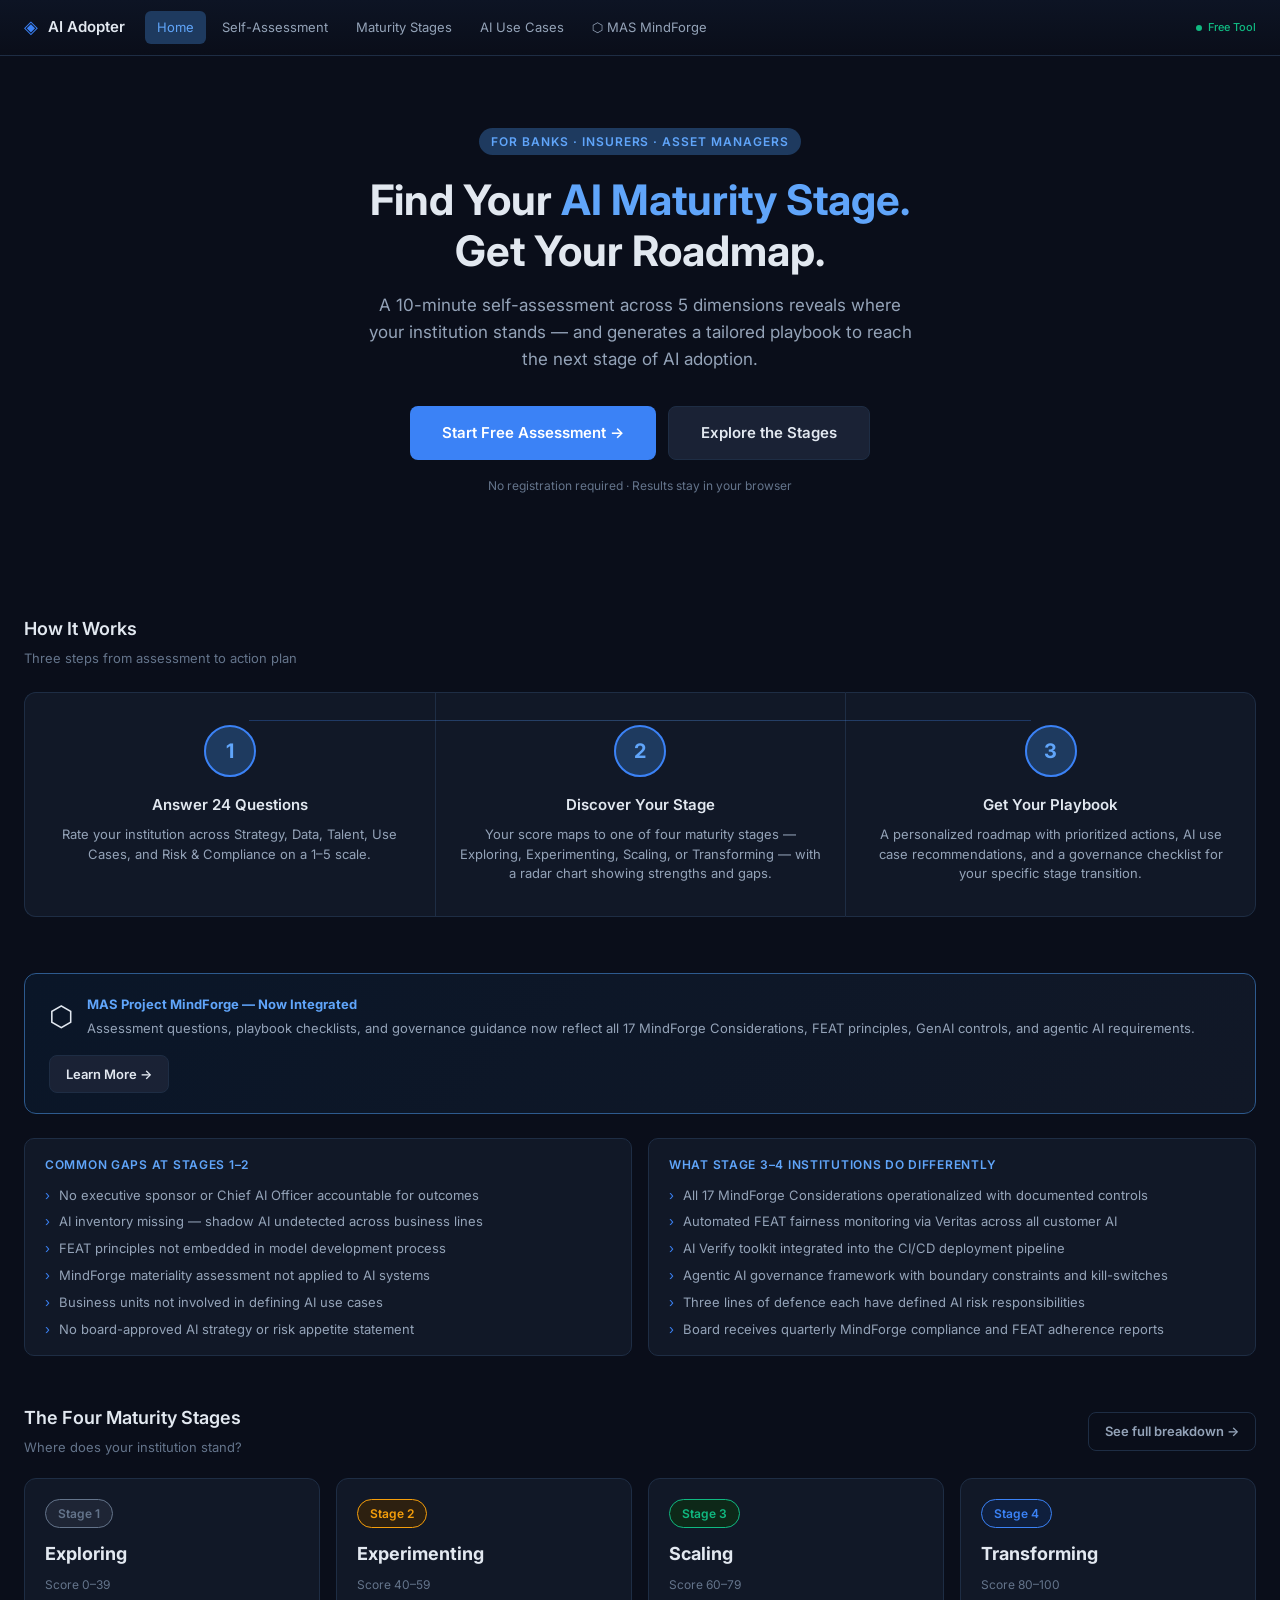
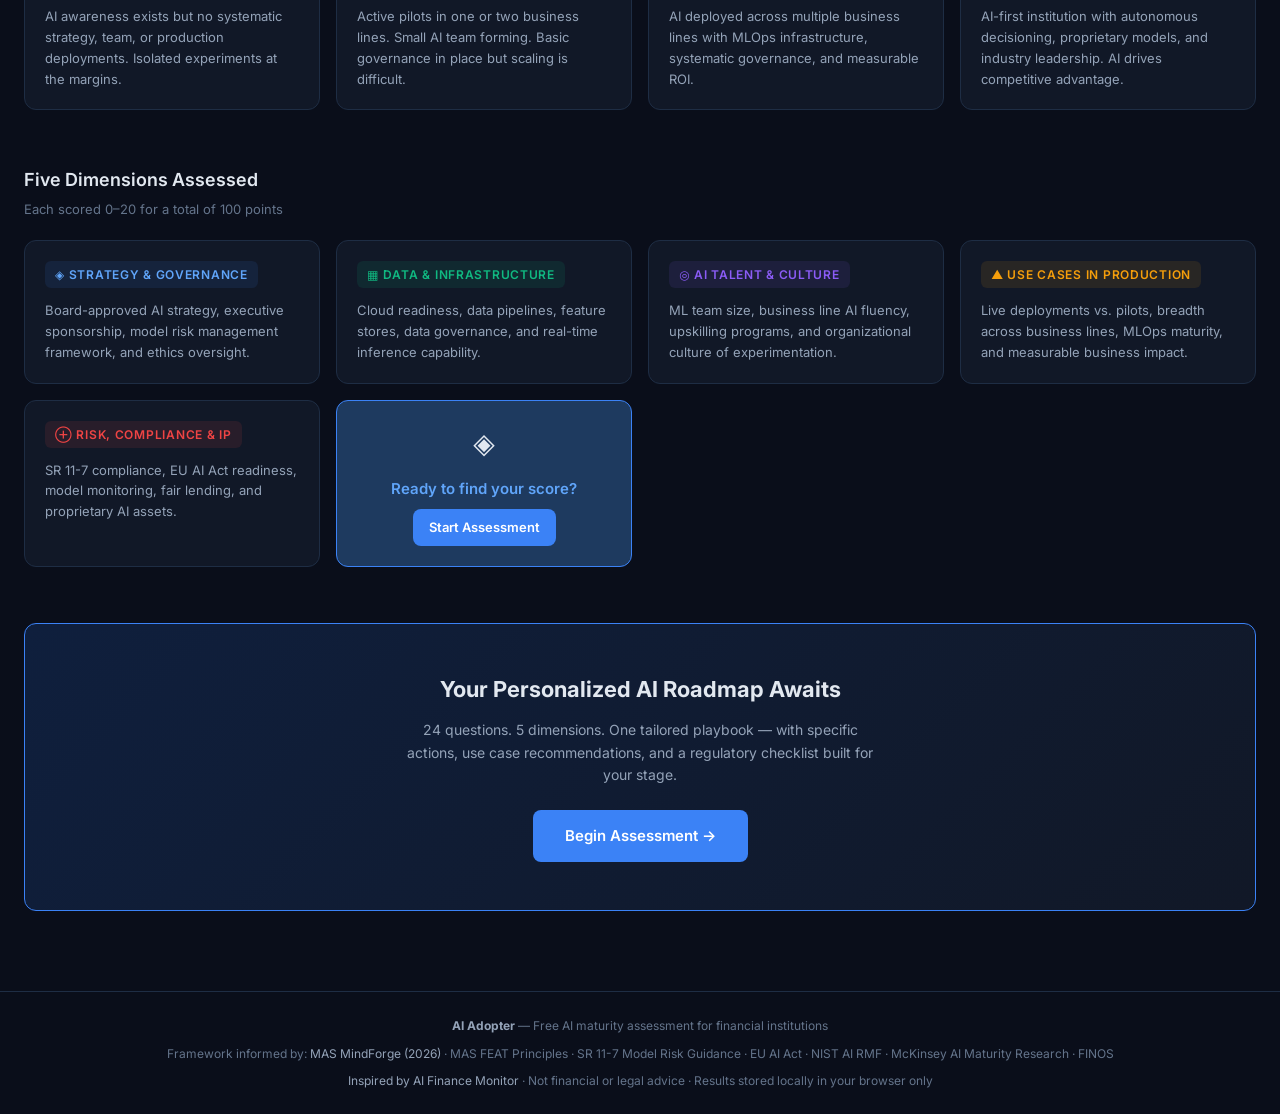
<file: index.html>
<!DOCTYPE html>
<html lang="en">
<head>
  <meta charset="UTF-8">
  <meta name="viewport" content="width=device-width, initial-scale=1.0">
  <title>AI Adopter — AI Adoption Playbook for Financial Institutions</title>
  <meta name="description" content="Assess your financial institution's AI maturity and get a personalized roadmap to the next stage.">
  <link rel="stylesheet" href="styles.css">
  <link rel="preconnect" href="https://fonts.googleapis.com">
  <link rel="preconnect" href="https://fonts.gstatic.com" crossorigin>
  <link href="https://fonts.googleapis.com/css2?family=Inter:wght@300;400;500;600;700&display=swap" rel="stylesheet">
</head>
<body>

<!-- ============================================================
     HEADER
     ============================================================ -->
<header>
  <button class="hamburger" id="hamburger" aria-label="Toggle menu">☰</button>
  <div class="header-brand">
    <span class="icon">◈</span>
    <span>AI Adopter</span>
    <span class="header-tagline">AI Adoption Playbooks for Financial Institutions</span>
  </div>
  <nav id="main-nav"></nav>
  <div class="header-actions">
    <span class="live-badge">
      <span class="live-dot"></span>
      Free Tool
    </span>
  </div>
</header>

<!-- Mobile nav -->
<nav class="mobile-nav" id="mobile-nav"></nav>

<!-- ============================================================
     HERO
     ============================================================ -->
<section class="hero">
  <div class="hero-eyebrow">For Banks · Insurers · Asset Managers</div>
  <h1>Find Your <span>AI Maturity Stage.</span><br>Get Your Roadmap.</h1>
  <p>A 10-minute self-assessment across 5 dimensions reveals where your institution stands — and generates a tailored playbook to reach the next stage of AI adoption.</p>
  <div style="display:flex;gap:12px;justify-content:center;flex-wrap:wrap">
    <a href="assessment.html" class="btn btn-primary btn-lg">Start Free Assessment →</a>
    <a href="stages.html" class="btn btn-secondary btn-lg">Explore the Stages</a>
  </div>
  <p style="font-size:12px;color:var(--muted);margin-top:16px">No registration required · Results stay in your browser</p>
</section>

<!-- ============================================================
     HOW IT WORKS
     ============================================================ -->
<main>
  <div class="section-header" style="margin-bottom:24px">
    <div>
      <div class="section-title">How It Works</div>
      <div class="section-sub">Three steps from assessment to action plan</div>
    </div>
  </div>

  <div class="steps-grid" style="margin-bottom:56px">
    <div class="step-card">
      <div class="step-num">1</div>
      <h3>Answer 24 Questions</h3>
      <p>Rate your institution across Strategy, Data, Talent, Use Cases, and Risk & Compliance on a 1–5 scale.</p>
    </div>
    <div class="step-card">
      <div class="step-num">2</div>
      <h3>Discover Your Stage</h3>
      <p>Your score maps to one of four maturity stages — Exploring, Experimenting, Scaling, or Transforming — with a radar chart showing strengths and gaps.</p>
    </div>
    <div class="step-card">
      <div class="step-num">3</div>
      <h3>Get Your Playbook</h3>
      <p>A personalized roadmap with prioritized actions, AI use case recommendations, and a governance checklist for your specific stage transition.</p>
    </div>
  </div>

  <!-- ============================================================
       MINDFORGE BANNER
       ============================================================ -->
  <div class="card" style="margin-bottom:24px;border-color:#2d5a8e;background:linear-gradient(135deg,#0a1628,#111827);padding:20px 24px">
    <div style="display:flex;align-items:center;justify-content:space-between;gap:16px;flex-wrap:wrap">
      <div style="display:flex;align-items:center;gap:14px">
        <span style="font-size:28px">⬡</span>
        <div>
          <div style="font-size:13px;font-weight:700;color:#60a5fa;margin-bottom:3px">MAS Project MindForge — Now Integrated</div>
          <div style="font-size:13px;color:var(--muted2)">Assessment questions, playbook checklists, and governance guidance now reflect all 17 MindForge Considerations, FEAT principles, GenAI controls, and agentic AI requirements.</div>
        </div>
      </div>
      <a href="mindforge.html" class="btn btn-secondary btn-sm" style="white-space:nowrap;flex-shrink:0">Learn More →</a>
    </div>
  </div>

  <!-- ============================================================
       INSIGHTS BAR
       ============================================================ -->
  <div class="insights-bar" style="margin-bottom:48px">
    <div class="insight-panel">
      <h3>Common Gaps at Stages 1–2</h3>
      <ul>
        <li>No executive sponsor or Chief AI Officer accountable for outcomes</li>
        <li>AI inventory missing — shadow AI undetected across business lines</li>
        <li>FEAT principles not embedded in model development process</li>
        <li>MindForge materiality assessment not applied to AI systems</li>
        <li>Business units not involved in defining AI use cases</li>
        <li>No board-approved AI strategy or risk appetite statement</li>
      </ul>
    </div>
    <div class="insight-panel">
      <h3>What Stage 3–4 Institutions Do Differently</h3>
      <ul>
        <li>All 17 MindForge Considerations operationalized with documented controls</li>
        <li>Automated FEAT fairness monitoring via Veritas across all customer AI</li>
        <li>AI Verify toolkit integrated into the CI/CD deployment pipeline</li>
        <li>Agentic AI governance framework with boundary constraints and kill-switches</li>
        <li>Three lines of defence each have defined AI risk responsibilities</li>
        <li>Board receives quarterly MindForge compliance and FEAT adherence reports</li>
      </ul>
    </div>
  </div>

  <!-- ============================================================
       MATURITY STAGE PREVIEWS
       ============================================================ -->
  <div class="section-header" style="margin-bottom:20px">
    <div>
      <div class="section-title">The Four Maturity Stages</div>
      <div class="section-sub">Where does your institution stand?</div>
    </div>
    <a href="stages.html" class="btn btn-ghost btn-sm no-print">See full breakdown →</a>
  </div>

  <div class="grid-4" style="margin-bottom:56px">
    <div class="card">
      <div style="margin-bottom:12px">
        <span class="stage-badge stage-1">Stage 1</span>
      </div>
      <div style="font-size:18px;font-weight:700;color:var(--text);margin-bottom:6px">Exploring</div>
      <div style="font-size:12px;color:var(--muted);margin-bottom:12px">Score 0–39</div>
      <p style="font-size:13px;color:var(--muted2)">AI awareness exists but no systematic strategy, team, or production deployments. Isolated experiments at the margins.</p>
    </div>
    <div class="card">
      <div style="margin-bottom:12px">
        <span class="stage-badge stage-2">Stage 2</span>
      </div>
      <div style="font-size:18px;font-weight:700;color:var(--text);margin-bottom:6px">Experimenting</div>
      <div style="font-size:12px;color:var(--muted);margin-bottom:12px">Score 40–59</div>
      <p style="font-size:13px;color:var(--muted2)">Active pilots in one or two business lines. Small AI team forming. Basic governance in place but scaling is difficult.</p>
    </div>
    <div class="card">
      <div style="margin-bottom:12px">
        <span class="stage-badge stage-3">Stage 3</span>
      </div>
      <div style="font-size:18px;font-weight:700;color:var(--text);margin-bottom:6px">Scaling</div>
      <div style="font-size:12px;color:var(--muted);margin-bottom:12px">Score 60–79</div>
      <p style="font-size:13px;color:var(--muted2)">AI deployed across multiple business lines with MLOps infrastructure, systematic governance, and measurable ROI.</p>
    </div>
    <div class="card">
      <div style="margin-bottom:12px">
        <span class="stage-badge stage-4">Stage 4</span>
      </div>
      <div style="font-size:18px;font-weight:700;color:var(--text);margin-bottom:6px">Transforming</div>
      <div style="font-size:12px;color:var(--muted);margin-bottom:12px">Score 80–100</div>
      <p style="font-size:13px;color:var(--muted2)">AI-first institution with autonomous decisioning, proprietary models, and industry leadership. AI drives competitive advantage.</p>
    </div>
  </div>

  <!-- ============================================================
       DIMENSIONS PREVIEW
       ============================================================ -->
  <div class="section-header" style="margin-bottom:20px">
    <div>
      <div class="section-title">Five Dimensions Assessed</div>
      <div class="section-sub">Each scored 0–20 for a total of 100 points</div>
    </div>
  </div>

  <div class="grid-3" style="margin-bottom:56px">
    <div class="card">
      <div class="question-dimension dim-strategy" style="margin-bottom:12px">◈ Strategy & Governance</div>
      <p style="font-size:13px;color:var(--muted2)">Board-approved AI strategy, executive sponsorship, model risk management framework, and ethics oversight.</p>
    </div>
    <div class="card">
      <div class="question-dimension dim-data" style="margin-bottom:12px">▦ Data & Infrastructure</div>
      <p style="font-size:13px;color:var(--muted2)">Cloud readiness, data pipelines, feature stores, data governance, and real-time inference capability.</p>
    </div>
    <div class="card">
      <div class="question-dimension dim-talent" style="margin-bottom:12px">◎ AI Talent & Culture</div>
      <p style="font-size:13px;color:var(--muted2)">ML team size, business line AI fluency, upskilling programs, and organizational culture of experimentation.</p>
    </div>
    <div class="card">
      <div class="question-dimension dim-usecases" style="margin-bottom:12px">▲ Use Cases in Production</div>
      <p style="font-size:13px;color:var(--muted2)">Live deployments vs. pilots, breadth across business lines, MLOps maturity, and measurable business impact.</p>
    </div>
    <div class="card">
      <div class="question-dimension dim-risk" style="margin-bottom:12px">⊕ Risk, Compliance & IP</div>
      <p style="font-size:13px;color:var(--muted2)">SR 11-7 compliance, EU AI Act readiness, model monitoring, fair lending, and proprietary AI assets.</p>
    </div>
    <div class="card" style="display:flex;flex-direction:column;align-items:center;justify-content:center;text-align:center;background:var(--tag-bg);border-color:var(--accent)">
      <div style="font-size:28px;margin-bottom:12px">◈</div>
      <div style="font-size:15px;font-weight:600;color:var(--accent2);margin-bottom:8px">Ready to find your score?</div>
      <a href="assessment.html" class="btn btn-primary btn-sm">Start Assessment</a>
    </div>
  </div>

  <!-- ============================================================
       CTA BANNER
       ============================================================ -->
  <div class="card" style="text-align:center;padding:48px 24px;border-color:var(--accent);background:linear-gradient(135deg,#0f1f3d,#111827)">
    <div style="font-size:22px;font-weight:700;color:var(--text);margin-bottom:12px">
      Your Personalized AI Roadmap Awaits
    </div>
    <p style="color:var(--muted2);font-size:14px;margin-bottom:24px;max-width:480px;margin-left:auto;margin-right:auto">
      24 questions. 5 dimensions. One tailored playbook — with specific actions, use case recommendations, and a regulatory checklist built for your stage.
    </p>
    <a href="assessment.html" class="btn btn-primary btn-lg">Begin Assessment →</a>
  </div>
</main>

<!-- ============================================================
     FOOTER
     ============================================================ -->
<footer>
  <div>
    <strong style="color:var(--muted2)">AI Adopter</strong> — Free AI maturity assessment for financial institutions
  </div>
  <div class="sources">
    Framework informed by: <a href="mindforge.html">MAS MindForge (2026)</a> · MAS FEAT Principles · SR 11-7 Model Risk Guidance · EU AI Act · NIST AI RMF · McKinsey AI Maturity Research · FINOS
  </div>
  <div>
    <a href="https://github.com/aetherllama/ai-finance-monitor" target="_blank">Inspired by AI Finance Monitor</a>
    · Not financial or legal advice · Results stored locally in your browser only
  </div>
</footer>

<script src="nav.js"></script>
</body>
</html>
</file>
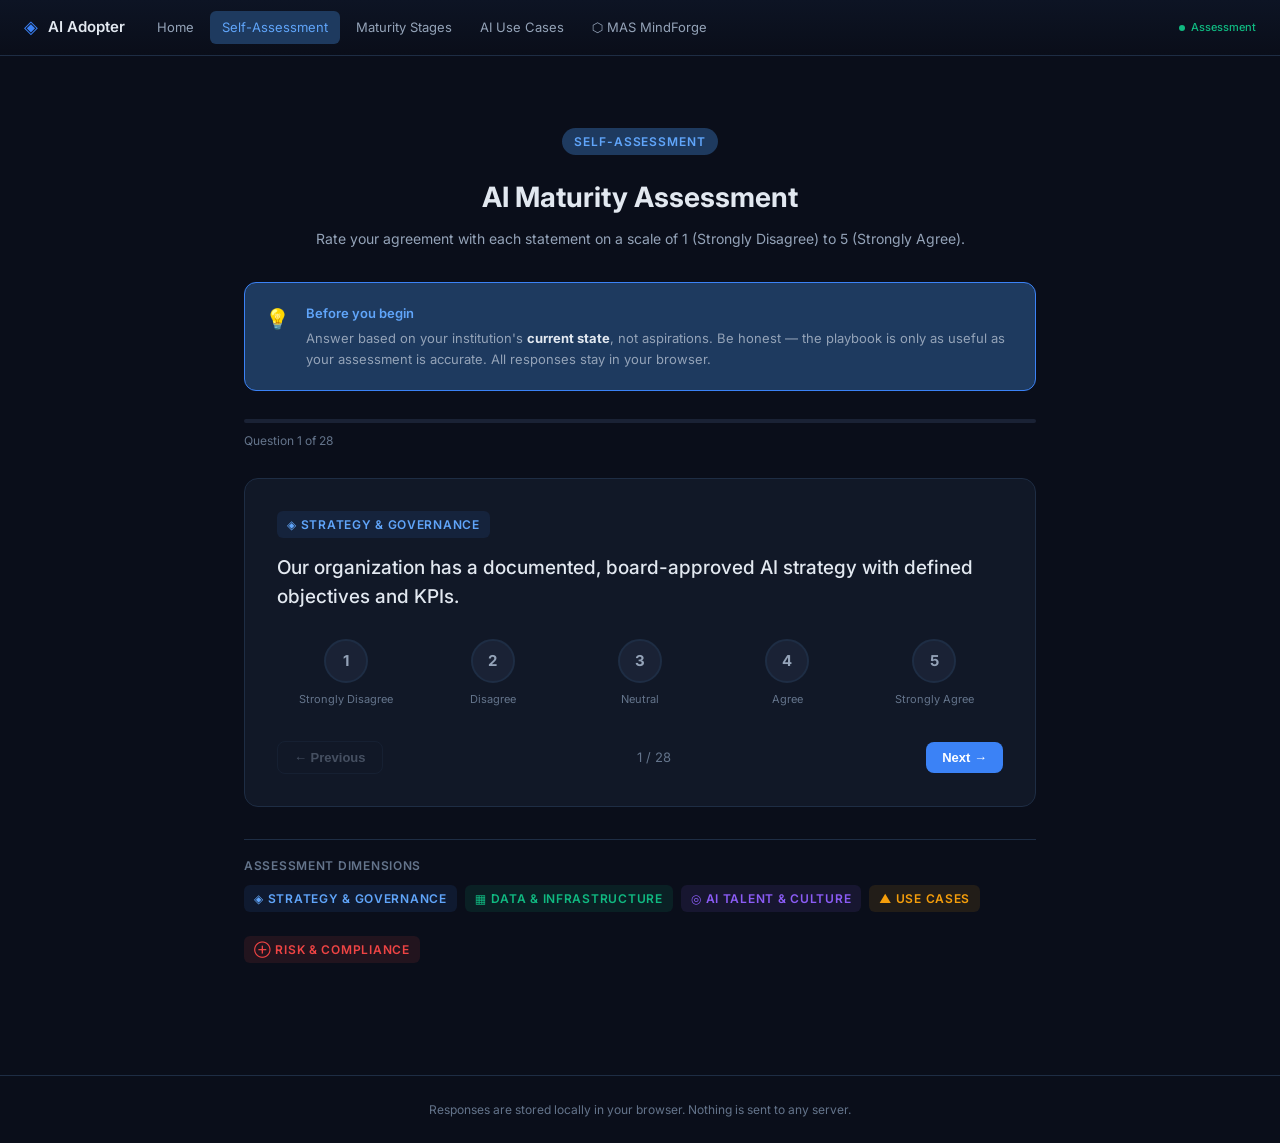
<file: assessment.html>
<!DOCTYPE html>
<html lang="en">
<head>
  <meta charset="UTF-8">
  <meta name="viewport" content="width=device-width, initial-scale=1.0">
  <title>AI Maturity Assessment — AI Adopter</title>
  <meta name="description" content="Rate your institution across 5 dimensions to discover your AI maturity stage.">
  <link rel="stylesheet" href="styles.css">
  <link rel="preconnect" href="https://fonts.googleapis.com">
  <link rel="preconnect" href="https://fonts.gstatic.com" crossorigin>
  <link href="https://fonts.googleapis.com/css2?family=Inter:wght@300;400;500;600;700&display=swap" rel="stylesheet">
</head>
<body>

<!-- HEADER -->
<header>
  <button class="hamburger" id="hamburger" aria-label="Toggle menu">☰</button>
  <div class="header-brand">
    <span class="icon">◈</span>
    <span>AI Adopter</span>
  </div>
  <nav id="main-nav"></nav>
  <div class="header-actions">
    <span class="live-badge">
      <span class="live-dot"></span>
      Assessment
    </span>
  </div>
</header>
<nav class="mobile-nav" id="mobile-nav"></nav>

<main class="narrow">

  <!-- Page header -->
  <div style="text-align:center;padding:40px 0 32px">
    <div class="hero-eyebrow">Self-Assessment</div>
    <h1 style="font-size:28px;font-weight:700;color:var(--text);margin-bottom:8px">AI Maturity Assessment</h1>
    <p style="font-size:14px;color:var(--muted2)">Rate your agreement with each statement on a scale of 1 (Strongly Disagree) to 5 (Strongly Agree).</p>
  </div>

  <!-- Instructions card -->
  <div class="card" style="margin-bottom:28px;border-color:var(--accent);background:var(--tag-bg)">
    <div style="display:flex;gap:16px;align-items:flex-start">
      <span style="font-size:20px;flex-shrink:0">💡</span>
      <div>
        <div style="font-size:13px;font-weight:600;color:var(--accent2);margin-bottom:4px">Before you begin</div>
        <p style="font-size:13px;color:var(--muted2)">Answer based on your institution's <strong style="color:var(--text)">current state</strong>, not aspirations. Be honest — the playbook is only as useful as your assessment is accurate. All responses stay in your browser.</p>
      </div>
    </div>
  </div>

  <!-- Progress -->
  <div class="assessment-progress">
    <div class="assessment-progress-bar">
      <div class="assessment-progress-fill" id="progress-fill" style="width:0%"></div>
    </div>
    <div class="assessment-progress-label" id="progress-label">Loading questions…</div>
  </div>

  <!-- Question Area -->
  <div id="question-area">
    <div class="question-card" style="text-align:center;padding:48px">
      <div style="animation:spin 0.8s linear infinite;display:inline-block;font-size:24px;margin-bottom:12px">◎</div>
      <p style="color:var(--muted2)">Loading assessment…</p>
    </div>
  </div>

  <!-- Dimension guide -->
  <div style="margin-top:32px;padding:16px 0;border-top:1px solid var(--border)">
    <div style="font-size:12px;color:var(--muted);margin-bottom:10px;font-weight:600;text-transform:uppercase;letter-spacing:0.06em">Assessment Dimensions</div>
    <div style="display:flex;flex-wrap:wrap;gap:8px">
      <span class="question-dimension dim-strategy">◈ Strategy & Governance</span>
      <span class="question-dimension dim-data">▦ Data & Infrastructure</span>
      <span class="question-dimension dim-talent">◎ AI Talent & Culture</span>
      <span class="question-dimension dim-usecases">▲ Use Cases</span>
      <span class="question-dimension dim-risk">⊕ Risk & Compliance</span>
    </div>
  </div>

</main>

<footer>
  <div>Responses are stored locally in your browser. Nothing is sent to any server.</div>
</footer>

<script src="nav.js"></script>
<script src="assessment.js"></script>
</body>
</html>
</file>
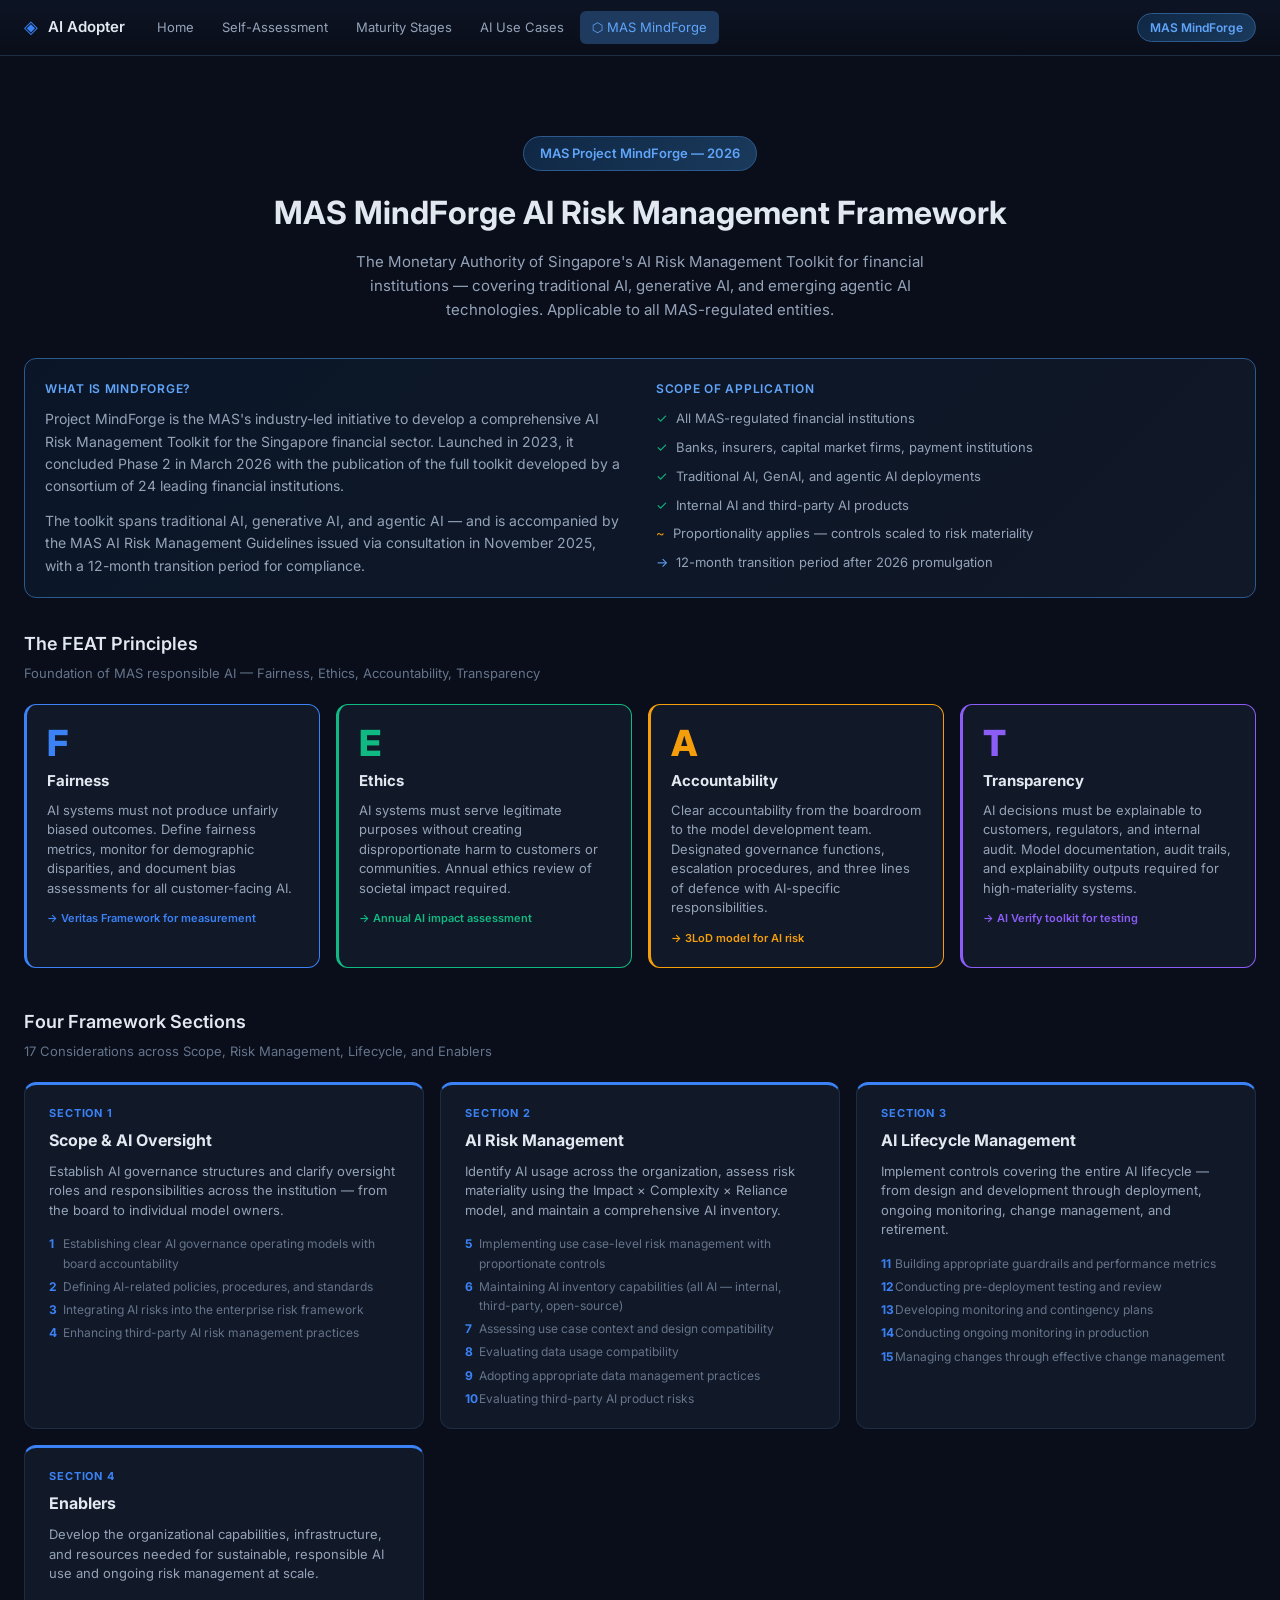
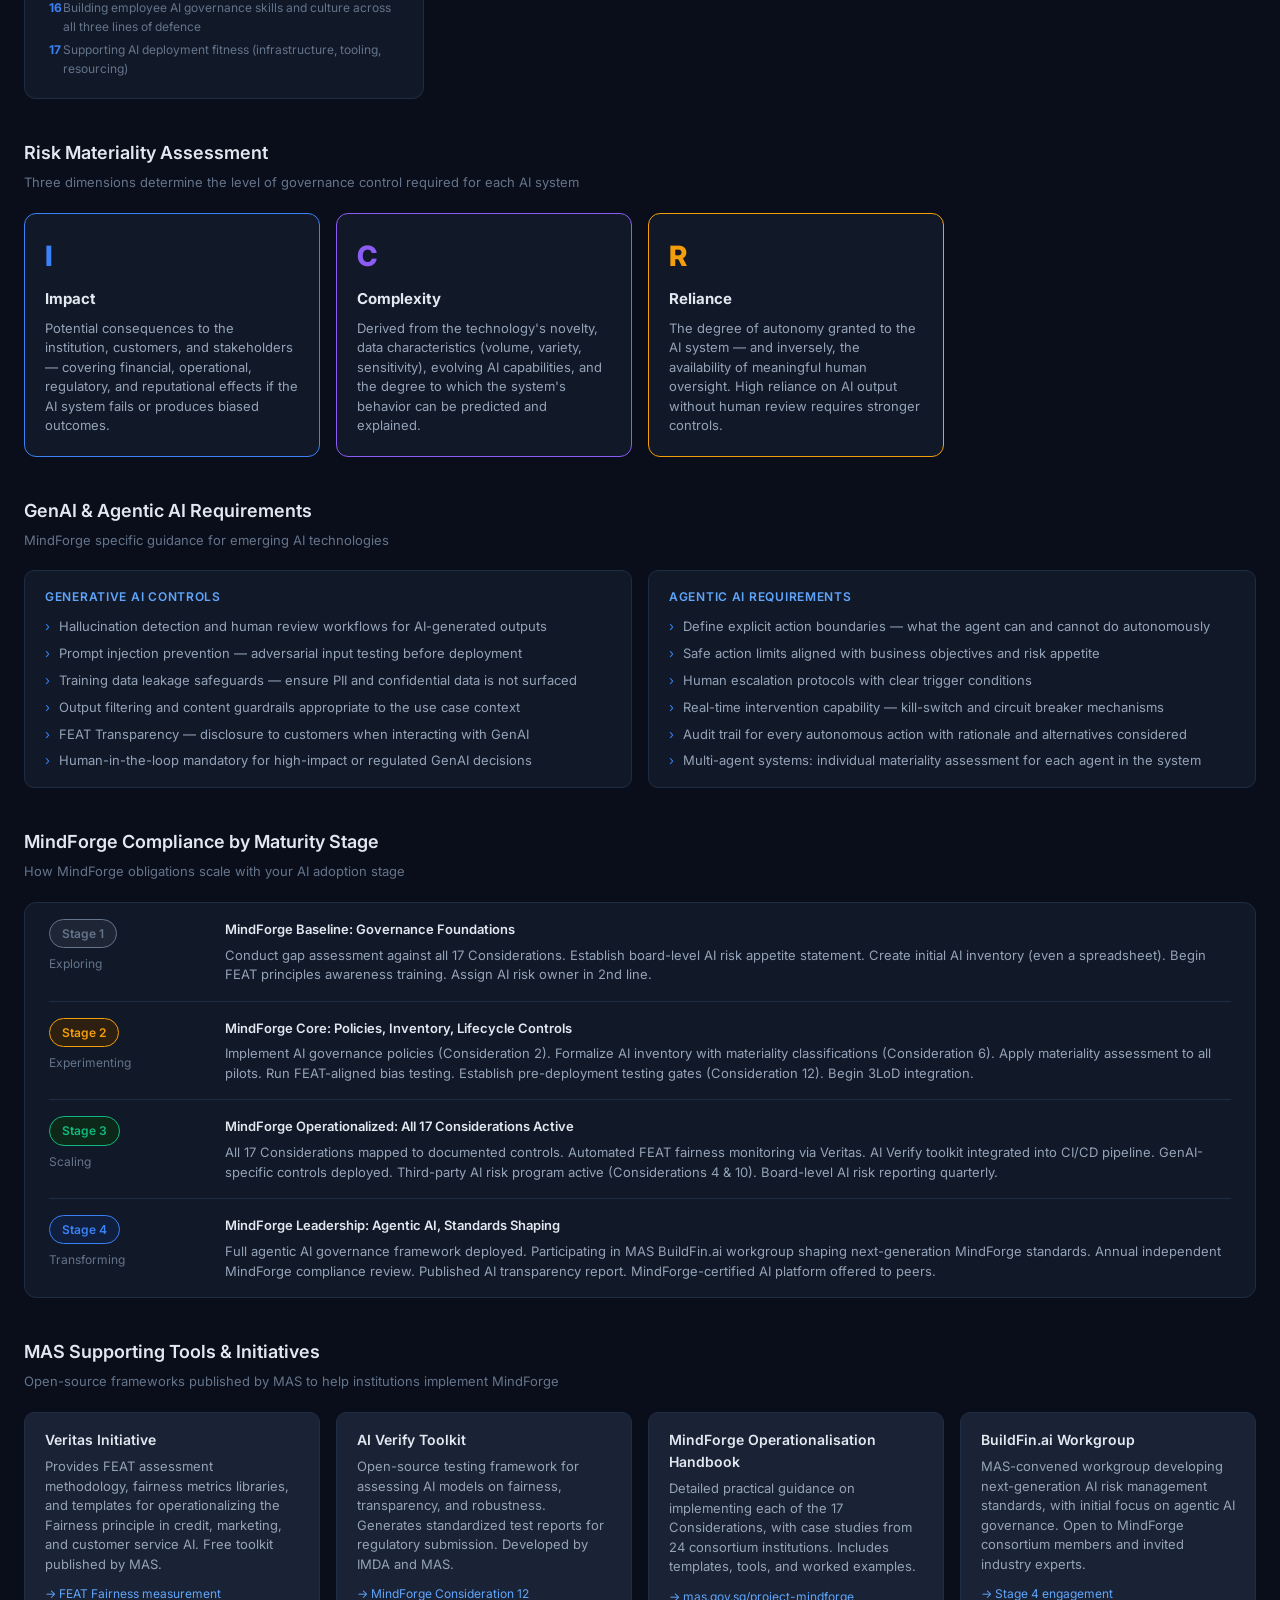
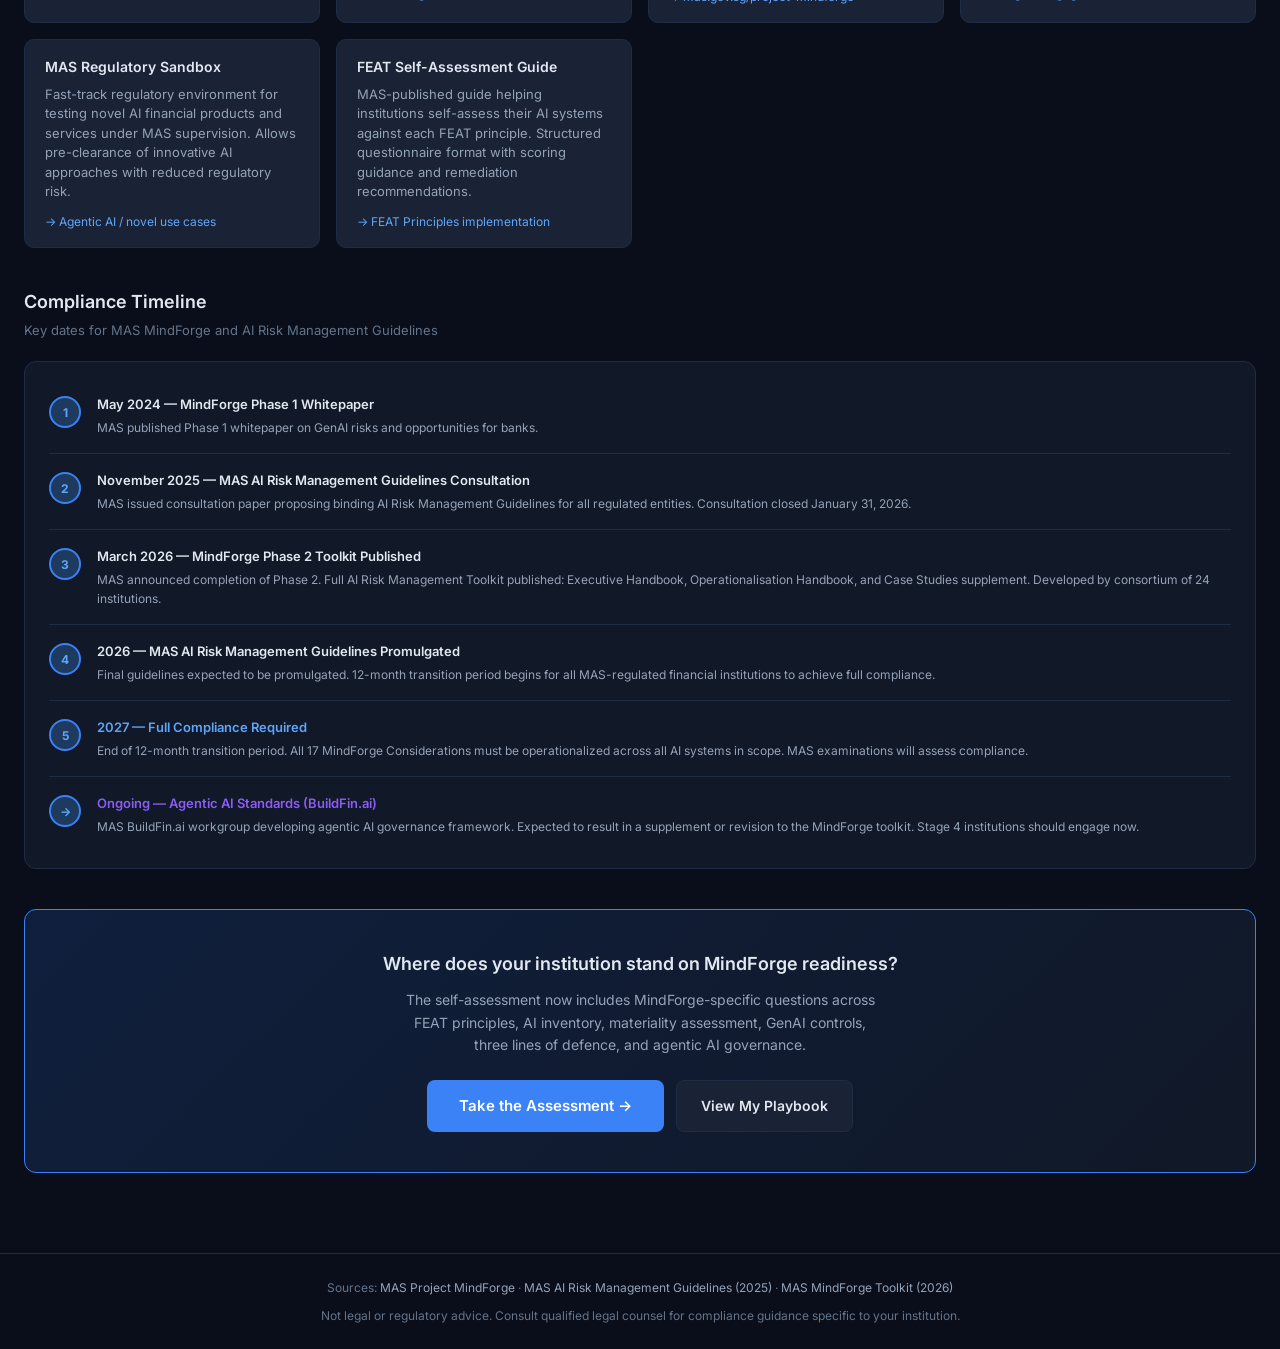
<file: mindforge.html>
<!DOCTYPE html>
<html lang="en">
<head>
  <meta charset="UTF-8">
  <meta name="viewport" content="width=device-width, initial-scale=1.0">
  <title>MAS MindForge Framework — AI Adopter</title>
  <meta name="description" content="How MAS Project MindForge and FEAT principles map to your AI maturity stage — a guide for MAS-regulated financial institutions.">
  <link rel="stylesheet" href="styles.css">
  <link rel="preconnect" href="https://fonts.googleapis.com">
  <link rel="preconnect" href="https://fonts.gstatic.com" crossorigin>
  <link href="https://fonts.googleapis.com/css2?family=Inter:wght@300;400;500;600;700&display=swap" rel="stylesheet">
  <style>
    .mindforge-badge {
      display: inline-flex;
      align-items: center;
      gap: 6px;
      background: linear-gradient(135deg, #0f2744, #1a3a5c);
      border: 1px solid #2d5a8e;
      color: #60a5fa;
      padding: 4px 12px;
      border-radius: 20px;
      font-size: 12px;
      font-weight: 600;
    }
    .pillar-card {
      background: var(--surface);
      border: 1px solid var(--border);
      border-radius: 12px;
      padding: 20px 24px;
      border-top: 3px solid var(--accent);
      transition: border-color 0.15s, transform 0.15s;
    }
    .pillar-card:hover { transform: translateY(-2px); border-top-color: var(--accent2); }
    .pillar-num {
      font-size: 11px;
      font-weight: 700;
      text-transform: uppercase;
      letter-spacing: 0.08em;
      color: var(--accent);
      margin-bottom: 6px;
    }
    .pillar-title {
      font-size: 16px;
      font-weight: 700;
      color: var(--text);
      margin-bottom: 8px;
    }
    .pillar-desc { font-size: 13px; color: var(--muted2); margin-bottom: 14px; line-height: 1.5; }
    .consideration-list {
      list-style: none;
      display: flex;
      flex-direction: column;
      gap: 4px;
    }
    .consideration-list li {
      font-size: 12px;
      color: var(--muted);
      padding-left: 14px;
      position: relative;
    }
    .consideration-list li::before {
      content: attr(data-num);
      position: absolute;
      left: 0;
      color: var(--accent);
      font-weight: 700;
    }
    .feat-card {
      background: var(--surface);
      border: 1px solid var(--border);
      border-radius: 12px;
      padding: 20px;
      border-left: 3px solid;
    }
    .feat-f { border-color: #3b82f6; }
    .feat-e { border-color: #10b981; }
    .feat-a { border-color: #f59e0b; }
    .feat-t { border-color: #8b5cf6; }
    .feat-letter {
      font-size: 36px;
      font-weight: 800;
      line-height: 1;
      margin-bottom: 8px;
    }
    .feat-f .feat-letter { color: #3b82f6; }
    .feat-e .feat-letter { color: #10b981; }
    .feat-a .feat-letter { color: #f59e0b; }
    .feat-t .feat-letter { color: #8b5cf6; }
    .stage-map-row {
      display: grid;
      grid-template-columns: 160px 1fr;
      gap: 16px;
      padding: 16px 0;
      border-bottom: 1px solid var(--border);
      align-items: start;
    }
    .stage-map-row:last-child { border-bottom: none; }
    .tool-card {
      background: var(--surface2);
      border: 1px solid var(--border);
      border-radius: 10px;
      padding: 16px 20px;
    }
    .tool-card h4 { font-size: 14px; font-weight: 600; color: var(--text); margin-bottom: 6px; }
    .tool-card p { font-size: 13px; color: var(--muted2); line-height: 1.5; }
    .timeline-item {
      display: flex;
      gap: 16px;
      padding: 16px 0;
      border-bottom: 1px solid var(--border);
    }
    .timeline-item:last-child { border-bottom: none; }
    .timeline-dot {
      width: 32px; height: 32px;
      border-radius: 50%;
      background: var(--tag-bg);
      border: 2px solid var(--accent);
      color: var(--accent2);
      font-size: 12px;
      font-weight: 700;
      display: flex;
      align-items: center;
      justify-content: center;
      flex-shrink: 0;
      margin-top: 2px;
    }
  </style>
</head>
<body>

<!-- HEADER -->
<header>
  <button class="hamburger" id="hamburger" aria-label="Toggle menu">☰</button>
  <div class="header-brand">
    <span class="icon">◈</span>
    <span>AI Adopter</span>
  </div>
  <nav id="main-nav"></nav>
  <div class="header-actions">
    <span class="mindforge-badge">MAS MindForge</span>
  </div>
</header>
<nav class="mobile-nav" id="mobile-nav"></nav>

<main>

  <!-- Hero -->
  <div style="text-align:center;padding:48px 0 36px">
    <div class="mindforge-badge" style="margin-bottom:16px;font-size:13px;padding:6px 16px">MAS Project MindForge — 2026</div>
    <h1 style="font-size:32px;font-weight:700;color:var(--text);margin-bottom:12px">MAS MindForge AI Risk Management Framework</h1>
    <p style="font-size:15px;color:var(--muted2);max-width:640px;margin:0 auto">
      The Monetary Authority of Singapore's AI Risk Management Toolkit for financial institutions — covering traditional AI, generative AI, and emerging agentic AI technologies. Applicable to all MAS-regulated entities.
    </p>
  </div>

  <!-- What is MindForge -->
  <div class="card" style="margin-bottom:32px;border-color:#2d5a8e;background:linear-gradient(135deg,#0a1628,#111827)">
    <div style="display:grid;grid-template-columns:1fr 1fr;gap:32px;align-items:start">
      <div>
        <div style="font-size:12px;font-weight:600;text-transform:uppercase;letter-spacing:0.06em;color:var(--accent2);margin-bottom:10px">What is MindForge?</div>
        <p style="font-size:14px;color:var(--muted2);line-height:1.6;margin-bottom:12px">
          Project MindForge is the MAS's industry-led initiative to develop a comprehensive AI Risk Management Toolkit for the Singapore financial sector. Launched in 2023, it concluded Phase 2 in March 2026 with the publication of the full toolkit developed by a consortium of 24 leading financial institutions.
        </p>
        <p style="font-size:14px;color:var(--muted2);line-height:1.6">
          The toolkit spans traditional AI, generative AI, and agentic AI — and is accompanied by the MAS AI Risk Management Guidelines issued via consultation in November 2025, with a 12-month transition period for compliance.
        </p>
      </div>
      <div>
        <div style="font-size:12px;font-weight:600;text-transform:uppercase;letter-spacing:0.06em;color:var(--accent2);margin-bottom:10px">Scope of Application</div>
        <ul style="list-style:none;display:flex;flex-direction:column;gap:8px">
          <li style="font-size:13px;color:var(--muted2);display:flex;gap:8px"><span style="color:var(--green)">✓</span>All MAS-regulated financial institutions</li>
          <li style="font-size:13px;color:var(--muted2);display:flex;gap:8px"><span style="color:var(--green)">✓</span>Banks, insurers, capital market firms, payment institutions</li>
          <li style="font-size:13px;color:var(--muted2);display:flex;gap:8px"><span style="color:var(--green)">✓</span>Traditional AI, GenAI, and agentic AI deployments</li>
          <li style="font-size:13px;color:var(--muted2);display:flex;gap:8px"><span style="color:var(--green)">✓</span>Internal AI and third-party AI products</li>
          <li style="font-size:13px;color:var(--muted2);display:flex;gap:8px"><span style="color:var(--amber)">~</span>Proportionality applies — controls scaled to risk materiality</li>
          <li style="font-size:13px;color:var(--muted2);display:flex;gap:8px"><span style="color:var(--accent2)">→</span>12-month transition period after 2026 promulgation</li>
        </ul>
      </div>
    </div>
  </div>

  <!-- FEAT Principles -->
  <div class="section-header" style="margin-bottom:20px">
    <div>
      <div class="section-title">The FEAT Principles</div>
      <div class="section-sub">Foundation of MAS responsible AI — Fairness, Ethics, Accountability, Transparency</div>
    </div>
  </div>

  <div class="grid-4" style="margin-bottom:40px">
    <div class="feat-card feat-f">
      <div class="feat-letter">F</div>
      <div style="font-size:15px;font-weight:700;color:var(--text);margin-bottom:8px">Fairness</div>
      <p style="font-size:13px;color:var(--muted2);line-height:1.5">AI systems must not produce unfairly biased outcomes. Define fairness metrics, monitor for demographic disparities, and document bias assessments for all customer-facing AI.</p>
      <div style="margin-top:12px;font-size:11px;color:var(--accent);font-weight:600">→ Veritas Framework for measurement</div>
    </div>
    <div class="feat-card feat-e">
      <div class="feat-letter">E</div>
      <div style="font-size:15px;font-weight:700;color:var(--text);margin-bottom:8px">Ethics</div>
      <p style="font-size:13px;color:var(--muted2);line-height:1.5">AI systems must serve legitimate purposes without creating disproportionate harm to customers or communities. Annual ethics review of societal impact required.</p>
      <div style="margin-top:12px;font-size:11px;color:var(--green);font-weight:600">→ Annual AI impact assessment</div>
    </div>
    <div class="feat-card feat-a">
      <div class="feat-letter">A</div>
      <div style="font-size:15px;font-weight:700;color:var(--text);margin-bottom:8px">Accountability</div>
      <p style="font-size:13px;color:var(--muted2);line-height:1.5">Clear accountability from the boardroom to the model development team. Designated governance functions, escalation procedures, and three lines of defence with AI-specific responsibilities.</p>
      <div style="margin-top:12px;font-size:11px;color:var(--amber);font-weight:600">→ 3LoD model for AI risk</div>
    </div>
    <div class="feat-card feat-t">
      <div class="feat-letter">T</div>
      <div style="font-size:15px;font-weight:700;color:var(--text);margin-bottom:8px">Transparency</div>
      <p style="font-size:13px;color:var(--muted2);line-height:1.5">AI decisions must be explainable to customers, regulators, and internal audit. Model documentation, audit trails, and explainability outputs required for high-materiality systems.</p>
      <div style="margin-top:12px;font-size:11px;color:var(--purple);font-weight:600">→ AI Verify toolkit for testing</div>
    </div>
  </div>

  <!-- Four Sections / Pillars -->
  <div class="section-header" style="margin-bottom:20px">
    <div>
      <div class="section-title">Four Framework Sections</div>
      <div class="section-sub">17 Considerations across Scope, Risk Management, Lifecycle, and Enablers</div>
    </div>
  </div>

  <div class="grid-2" style="margin-bottom:40px">

    <div class="pillar-card">
      <div class="pillar-num">Section 1</div>
      <div class="pillar-title">Scope & AI Oversight</div>
      <div class="pillar-desc">Establish AI governance structures and clarify oversight roles and responsibilities across the institution — from the board to individual model owners.</div>
      <ul class="consideration-list">
        <li data-num="1">Establishing clear AI governance operating models with board accountability</li>
        <li data-num="2">Defining AI-related policies, procedures, and standards</li>
        <li data-num="3">Integrating AI risks into the enterprise risk framework</li>
        <li data-num="4">Enhancing third-party AI risk management practices</li>
      </ul>
    </div>

    <div class="pillar-card">
      <div class="pillar-num">Section 2</div>
      <div class="pillar-title">AI Risk Management</div>
      <div class="pillar-desc">Identify AI usage across the organization, assess risk materiality using the Impact × Complexity × Reliance model, and maintain a comprehensive AI inventory.</div>
      <ul class="consideration-list">
        <li data-num="5">Implementing use case-level risk management with proportionate controls</li>
        <li data-num="6">Maintaining AI inventory capabilities (all AI — internal, third-party, open-source)</li>
        <li data-num="7">Assessing use case context and design compatibility</li>
        <li data-num="8">Evaluating data usage compatibility</li>
        <li data-num="9">Adopting appropriate data management practices</li>
        <li data-num="10">Evaluating third-party AI product risks</li>
      </ul>
    </div>

    <div class="pillar-card">
      <div class="pillar-num">Section 3</div>
      <div class="pillar-title">AI Lifecycle Management</div>
      <div class="pillar-desc">Implement controls covering the entire AI lifecycle — from design and development through deployment, ongoing monitoring, change management, and retirement.</div>
      <ul class="consideration-list">
        <li data-num="11">Building appropriate guardrails and performance metrics</li>
        <li data-num="12">Conducting pre-deployment testing and review</li>
        <li data-num="13">Developing monitoring and contingency plans</li>
        <li data-num="14">Conducting ongoing monitoring in production</li>
        <li data-num="15">Managing changes through effective change management</li>
      </ul>
    </div>

    <div class="pillar-card">
      <div class="pillar-num">Section 4</div>
      <div class="pillar-title">Enablers</div>
      <div class="pillar-desc">Develop the organizational capabilities, infrastructure, and resources needed for sustainable, responsible AI use and ongoing risk management at scale.</div>
      <ul class="consideration-list">
        <li data-num="16">Building employee AI governance skills and culture across all three lines of defence</li>
        <li data-num="17">Supporting AI deployment fitness (infrastructure, tooling, resourcing)</li>
      </ul>
    </div>

  </div>

  <!-- Risk Materiality Assessment -->
  <div class="section-header" style="margin-bottom:20px">
    <div>
      <div class="section-title">Risk Materiality Assessment</div>
      <div class="section-sub">Three dimensions determine the level of governance control required for each AI system</div>
    </div>
  </div>

  <div class="grid-3" style="margin-bottom:40px">
    <div class="card" style="border-color:var(--accent)">
      <div style="font-size:28px;font-weight:800;color:var(--accent);margin-bottom:8px">I</div>
      <div style="font-size:15px;font-weight:700;color:var(--text);margin-bottom:8px">Impact</div>
      <p style="font-size:13px;color:var(--muted2);line-height:1.5">Potential consequences to the institution, customers, and stakeholders — covering financial, operational, regulatory, and reputational effects if the AI system fails or produces biased outcomes.</p>
    </div>
    <div class="card" style="border-color:var(--purple)">
      <div style="font-size:28px;font-weight:800;color:var(--purple);margin-bottom:8px">C</div>
      <div style="font-size:15px;font-weight:700;color:var(--text);margin-bottom:8px">Complexity</div>
      <p style="font-size:13px;color:var(--muted2);line-height:1.5">Derived from the technology's novelty, data characteristics (volume, variety, sensitivity), evolving AI capabilities, and the degree to which the system's behavior can be predicted and explained.</p>
    </div>
    <div class="card" style="border-color:var(--amber)">
      <div style="font-size:28px;font-weight:800;color:var(--amber);margin-bottom:8px">R</div>
      <div style="font-size:15px;font-weight:700;color:var(--text);margin-bottom:8px">Reliance</div>
      <p style="font-size:13px;color:var(--muted2);line-height:1.5">The degree of autonomy granted to the AI system — and inversely, the availability of meaningful human oversight. High reliance on AI output without human review requires stronger controls.</p>
    </div>
  </div>

  <!-- GenAI & Agentic AI -->
  <div class="section-header" style="margin-bottom:20px">
    <div>
      <div class="section-title">GenAI & Agentic AI Requirements</div>
      <div class="section-sub">MindForge specific guidance for emerging AI technologies</div>
    </div>
  </div>

  <div class="insights-bar" style="margin-bottom:40px">
    <div class="insight-panel">
      <h3>Generative AI Controls</h3>
      <ul>
        <li>Hallucination detection and human review workflows for AI-generated outputs</li>
        <li>Prompt injection prevention — adversarial input testing before deployment</li>
        <li>Training data leakage safeguards — ensure PII and confidential data is not surfaced</li>
        <li>Output filtering and content guardrails appropriate to the use case context</li>
        <li>FEAT Transparency — disclosure to customers when interacting with GenAI</li>
        <li>Human-in-the-loop mandatory for high-impact or regulated GenAI decisions</li>
      </ul>
    </div>
    <div class="insight-panel">
      <h3>Agentic AI Requirements</h3>
      <ul>
        <li>Define explicit action boundaries — what the agent can and cannot do autonomously</li>
        <li>Safe action limits aligned with business objectives and risk appetite</li>
        <li>Human escalation protocols with clear trigger conditions</li>
        <li>Real-time intervention capability — kill-switch and circuit breaker mechanisms</li>
        <li>Audit trail for every autonomous action with rationale and alternatives considered</li>
        <li>Multi-agent systems: individual materiality assessment for each agent in the system</li>
      </ul>
    </div>
  </div>

  <!-- Maturity Stage Mapping -->
  <div class="section-header" style="margin-bottom:20px">
    <div>
      <div class="section-title">MindForge Compliance by Maturity Stage</div>
      <div class="section-sub">How MindForge obligations scale with your AI adoption stage</div>
    </div>
  </div>

  <div class="card" style="margin-bottom:40px;padding:0">
    <div style="padding:0 24px">

      <div class="stage-map-row">
        <div>
          <span class="stage-badge stage-1">Stage 1</span>
          <div style="font-size:12px;color:var(--muted);margin-top:6px">Exploring</div>
        </div>
        <div>
          <div style="font-size:13px;color:var(--text);font-weight:600;margin-bottom:6px">MindForge Baseline: Governance Foundations</div>
          <p style="font-size:13px;color:var(--muted2);line-height:1.5">Conduct gap assessment against all 17 Considerations. Establish board-level AI risk appetite statement. Create initial AI inventory (even a spreadsheet). Begin FEAT principles awareness training. Assign AI risk owner in 2nd line.</p>
        </div>
      </div>

      <div class="stage-map-row">
        <div>
          <span class="stage-badge stage-2">Stage 2</span>
          <div style="font-size:12px;color:var(--muted);margin-top:6px">Experimenting</div>
        </div>
        <div>
          <div style="font-size:13px;color:var(--text);font-weight:600;margin-bottom:6px">MindForge Core: Policies, Inventory, Lifecycle Controls</div>
          <p style="font-size:13px;color:var(--muted2);line-height:1.5">Implement AI governance policies (Consideration 2). Formalize AI inventory with materiality classifications (Consideration 6). Apply materiality assessment to all pilots. Run FEAT-aligned bias testing. Establish pre-deployment testing gates (Consideration 12). Begin 3LoD integration.</p>
        </div>
      </div>

      <div class="stage-map-row">
        <div>
          <span class="stage-badge stage-3">Stage 3</span>
          <div style="font-size:12px;color:var(--muted);margin-top:6px">Scaling</div>
        </div>
        <div>
          <div style="font-size:13px;color:var(--text);font-weight:600;margin-bottom:6px">MindForge Operationalized: All 17 Considerations Active</div>
          <p style="font-size:13px;color:var(--muted2);line-height:1.5">All 17 Considerations mapped to documented controls. Automated FEAT fairness monitoring via Veritas. AI Verify toolkit integrated into CI/CD pipeline. GenAI-specific controls deployed. Third-party AI risk program active (Considerations 4 & 10). Board-level AI risk reporting quarterly.</p>
        </div>
      </div>

      <div class="stage-map-row">
        <div>
          <span class="stage-badge stage-4">Stage 4</span>
          <div style="font-size:12px;color:var(--muted);margin-top:6px">Transforming</div>
        </div>
        <div>
          <div style="font-size:13px;color:var(--text);font-weight:600;margin-bottom:6px">MindForge Leadership: Agentic AI, Standards Shaping</div>
          <p style="font-size:13px;color:var(--muted2);line-height:1.5">Full agentic AI governance framework deployed. Participating in MAS BuildFin.ai workgroup shaping next-generation MindForge standards. Annual independent MindForge compliance review. Published AI transparency report. MindForge-certified AI platform offered to peers.</p>
        </div>
      </div>

    </div>
  </div>

  <!-- Tools -->
  <div class="section-header" style="margin-bottom:20px">
    <div>
      <div class="section-title">MAS Supporting Tools & Initiatives</div>
      <div class="section-sub">Open-source frameworks published by MAS to help institutions implement MindForge</div>
    </div>
  </div>

  <div class="grid-3" style="margin-bottom:40px">
    <div class="tool-card">
      <h4>Veritas Initiative</h4>
      <p>Provides FEAT assessment methodology, fairness metrics libraries, and templates for operationalizing the Fairness principle in credit, marketing, and customer service AI. Free toolkit published by MAS.</p>
      <div style="margin-top:10px;font-size:12px;color:var(--accent2)">→ FEAT Fairness measurement</div>
    </div>
    <div class="tool-card">
      <h4>AI Verify Toolkit</h4>
      <p>Open-source testing framework for assessing AI models on fairness, transparency, and robustness. Generates standardized test reports for regulatory submission. Developed by IMDA and MAS.</p>
      <div style="margin-top:10px;font-size:12px;color:var(--accent2)">→ MindForge Consideration 12</div>
    </div>
    <div class="tool-card">
      <h4>MindForge Operationalisation Handbook</h4>
      <p>Detailed practical guidance on implementing each of the 17 Considerations, with case studies from 24 consortium institutions. Includes templates, tools, and worked examples.</p>
      <div style="margin-top:10px;font-size:12px;color:var(--accent2)">→ mas.gov.sg/project-mindforge</div>
    </div>
    <div class="tool-card">
      <h4>BuildFin.ai Workgroup</h4>
      <p>MAS-convened workgroup developing next-generation AI risk management standards, with initial focus on agentic AI governance. Open to MindForge consortium members and invited industry experts.</p>
      <div style="margin-top:10px;font-size:12px;color:var(--accent2)">→ Stage 4 engagement</div>
    </div>
    <div class="tool-card">
      <h4>MAS Regulatory Sandbox</h4>
      <p>Fast-track regulatory environment for testing novel AI financial products and services under MAS supervision. Allows pre-clearance of innovative AI approaches with reduced regulatory risk.</p>
      <div style="margin-top:10px;font-size:12px;color:var(--accent2)">→ Agentic AI / novel use cases</div>
    </div>
    <div class="tool-card">
      <h4>FEAT Self-Assessment Guide</h4>
      <p>MAS-published guide helping institutions self-assess their AI systems against each FEAT principle. Structured questionnaire format with scoring guidance and remediation recommendations.</p>
      <div style="margin-top:10px;font-size:12px;color:var(--accent2)">→ FEAT Principles implementation</div>
    </div>
  </div>

  <!-- Compliance Timeline -->
  <div class="section-header" style="margin-bottom:20px">
    <div>
      <div class="section-title">Compliance Timeline</div>
      <div class="section-sub">Key dates for MAS MindForge and AI Risk Management Guidelines</div>
    </div>
  </div>

  <div class="card" style="margin-bottom:40px;padding:16px 24px">
    <div class="timeline-item">
      <div class="timeline-dot">1</div>
      <div>
        <div style="font-size:13px;font-weight:600;color:var(--text)">May 2024 — MindForge Phase 1 Whitepaper</div>
        <div style="font-size:12px;color:var(--muted2);margin-top:3px">MAS published Phase 1 whitepaper on GenAI risks and opportunities for banks.</div>
      </div>
    </div>
    <div class="timeline-item">
      <div class="timeline-dot">2</div>
      <div>
        <div style="font-size:13px;font-weight:600;color:var(--text)">November 2025 — MAS AI Risk Management Guidelines Consultation</div>
        <div style="font-size:12px;color:var(--muted2);margin-top:3px">MAS issued consultation paper proposing binding AI Risk Management Guidelines for all regulated entities. Consultation closed January 31, 2026.</div>
      </div>
    </div>
    <div class="timeline-item">
      <div class="timeline-dot">3</div>
      <div>
        <div style="font-size:13px;font-weight:600;color:var(--text)">March 2026 — MindForge Phase 2 Toolkit Published</div>
        <div style="font-size:12px;color:var(--muted2);margin-top:3px">MAS announced completion of Phase 2. Full AI Risk Management Toolkit published: Executive Handbook, Operationalisation Handbook, and Case Studies supplement. Developed by consortium of 24 institutions.</div>
      </div>
    </div>
    <div class="timeline-item">
      <div class="timeline-dot">4</div>
      <div>
        <div style="font-size:13px;font-weight:600;color:var(--text)">2026 — MAS AI Risk Management Guidelines Promulgated</div>
        <div style="font-size:12px;color:var(--muted2);margin-top:3px">Final guidelines expected to be promulgated. 12-month transition period begins for all MAS-regulated financial institutions to achieve full compliance.</div>
      </div>
    </div>
    <div class="timeline-item">
      <div class="timeline-dot">5</div>
      <div>
        <div style="font-size:13px;font-weight:600;color:var(--accent2)">2027 — Full Compliance Required</div>
        <div style="font-size:12px;color:var(--muted2);margin-top:3px">End of 12-month transition period. All 17 MindForge Considerations must be operationalized across all AI systems in scope. MAS examinations will assess compliance.</div>
      </div>
    </div>
    <div class="timeline-item">
      <div class="timeline-dot">→</div>
      <div>
        <div style="font-size:13px;font-weight:600;color:var(--purple)">Ongoing — Agentic AI Standards (BuildFin.ai)</div>
        <div style="font-size:12px;color:var(--muted2);margin-top:3px">MAS BuildFin.ai workgroup developing agentic AI governance framework. Expected to result in a supplement or revision to the MindForge toolkit. Stage 4 institutions should engage now.</div>
      </div>
    </div>
  </div>

  <!-- CTA -->
  <div class="card" style="text-align:center;padding:40px;border-color:var(--accent);background:linear-gradient(135deg,#0f1f3d,#111827)">
    <div style="font-size:18px;font-weight:600;color:var(--text);margin-bottom:10px">
      Where does your institution stand on MindForge readiness?
    </div>
    <p style="color:var(--muted2);font-size:14px;margin-bottom:24px;max-width:480px;margin-left:auto;margin-right:auto">
      The self-assessment now includes MindForge-specific questions across FEAT principles, AI inventory, materiality assessment, GenAI controls, three lines of defence, and agentic AI governance.
    </p>
    <div style="display:flex;gap:12px;justify-content:center;flex-wrap:wrap">
      <a href="assessment.html" class="btn btn-primary btn-lg">Take the Assessment →</a>
      <a href="playbook.html" class="btn btn-secondary">View My Playbook</a>
    </div>
  </div>

</main>

<footer>
  <div>
    Sources: <a href="https://www.mas.gov.sg/schemes-and-initiatives/project-mindforge" target="_blank">MAS Project MindForge</a> ·
    <a href="https://www.mas.gov.sg/news/media-releases/2025/mas-guidelines-for-artificial-intelligence-risk-management" target="_blank">MAS AI Risk Management Guidelines (2025)</a> ·
    <a href="https://www.mas.gov.sg/news/media-releases/2026/mas-partners-industry-to-develop-ai-risk-management-toolkit-for-the-financial-sector" target="_blank">MAS MindForge Toolkit (2026)</a>
  </div>
  <div>Not legal or regulatory advice. Consult qualified legal counsel for compliance guidance specific to your institution.</div>
</footer>

<script src="nav.js"></script>
</body>
</html>
</file>
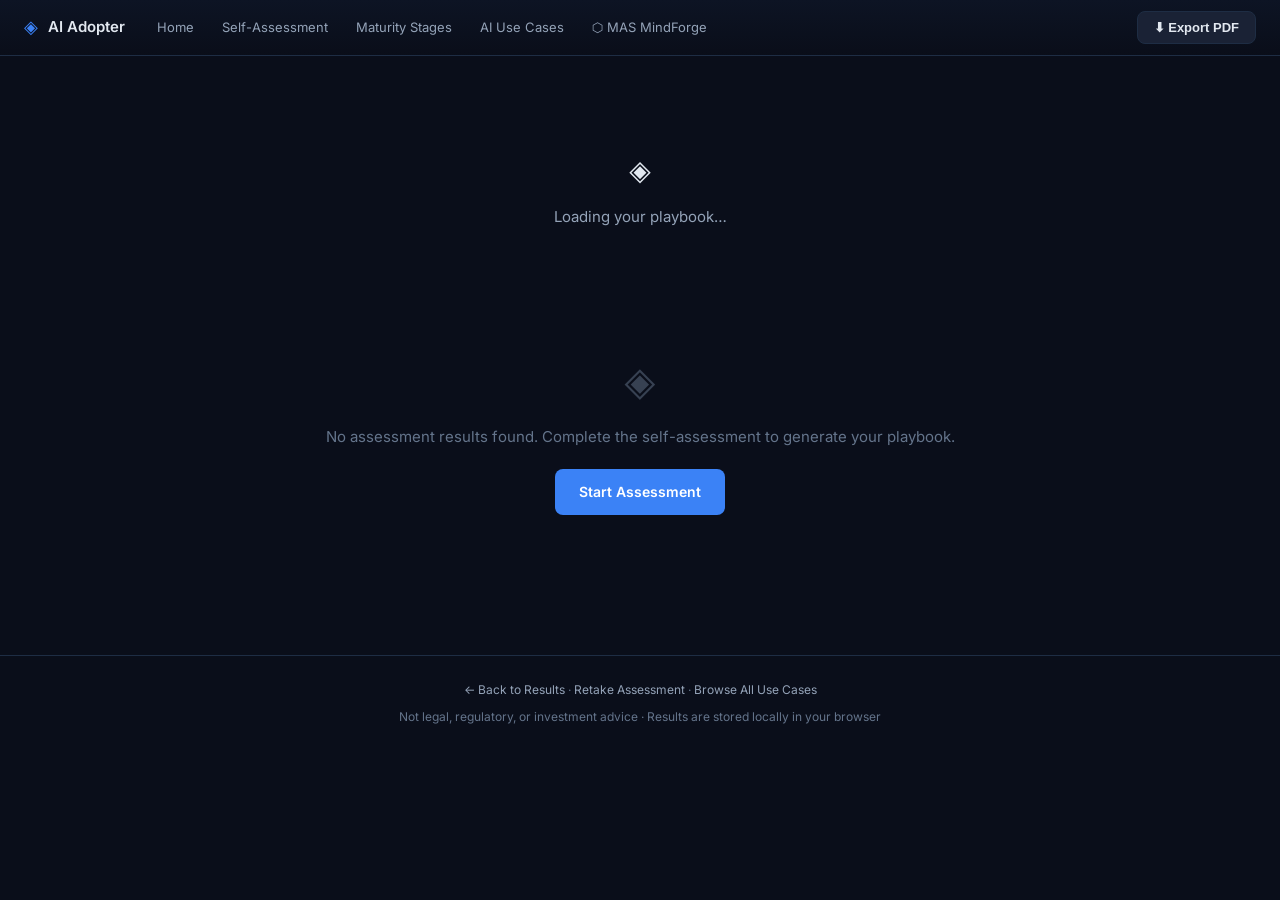
<file: playbook.html>
<!DOCTYPE html>
<html lang="en">
<head>
  <meta charset="UTF-8">
  <meta name="viewport" content="width=device-width, initial-scale=1.0">
  <title>Your AI Adoption Playbook — AI Adopter</title>
  <link rel="stylesheet" href="styles.css">
  <link rel="preconnect" href="https://fonts.googleapis.com">
  <link rel="preconnect" href="https://fonts.gstatic.com" crossorigin>
  <link href="https://fonts.googleapis.com/css2?family=Inter:wght@300;400;500;600;700&display=swap" rel="stylesheet">
</head>
<body>

<!-- HEADER -->
<header>
  <button class="hamburger" id="hamburger" aria-label="Toggle menu">☰</button>
  <div class="header-brand">
    <span class="icon">◈</span>
    <span>AI Adopter</span>
    <span class="header-tagline">Your Personalized Playbook</span>
  </div>
  <nav id="main-nav"></nav>
  <div class="header-actions no-print">
    <button class="btn btn-secondary btn-sm" onclick="window.print()">⬇ Export PDF</button>
  </div>
</header>
<nav class="mobile-nav" id="mobile-nav"></nav>

<main>

  <!-- Playbook Header (stage path + summary) -->
  <div id="playbook-header">
    <div style="text-align:center;padding:60px 0">
      <div style="animation:spin 0.8s linear infinite;display:inline-block;font-size:28px">◈</div>
      <p style="color:var(--muted2);margin-top:12px">Loading your playbook…</p>
    </div>
  </div>

  <!-- Playbook Sections -->
  <div id="playbook-content">
    <hr class="section-divider">

    <!-- Actions -->
    <div id="actions-section" style="margin-bottom:48px"></div>

    <hr class="section-divider">

    <!-- Recommended Use Cases -->
    <div id="usecases-section" style="margin-bottom:48px"></div>

    <hr class="section-divider">

    <!-- Governance Checklist -->
    <div id="governance-section" style="margin-bottom:48px"></div>

    <hr class="section-divider">

    <!-- Dimension Deep-Dives -->
    <div id="deepdives-section" style="margin-bottom:48px"></div>
  </div>

</main>

<footer>
  <div>
    <a href="results.html">← Back to Results</a> ·
    <a href="assessment.html">Retake Assessment</a> ·
    <a href="use-cases.html">Browse All Use Cases</a>
  </div>
  <div>Not legal, regulatory, or investment advice · Results are stored locally in your browser</div>
</footer>

<script src="nav.js"></script>
<script src="playbook.js"></script>
</body>
</html>
</file>
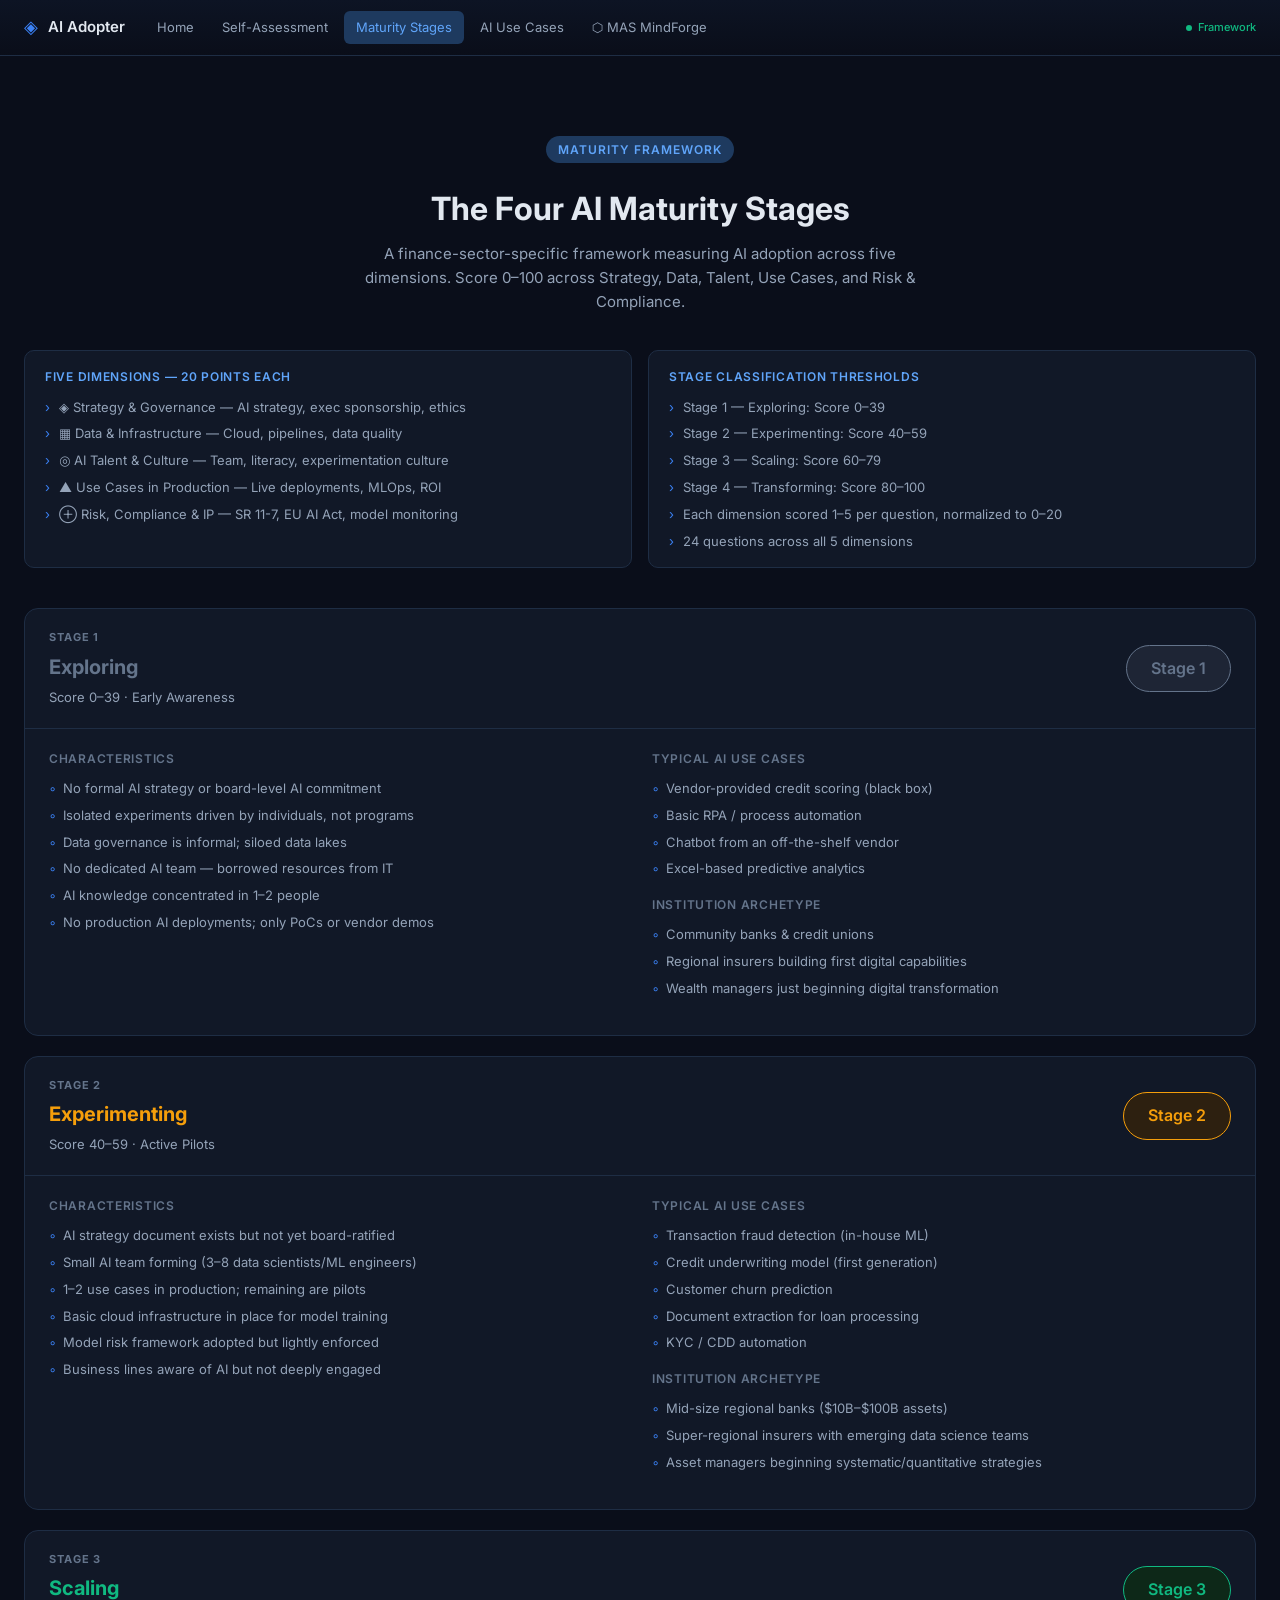
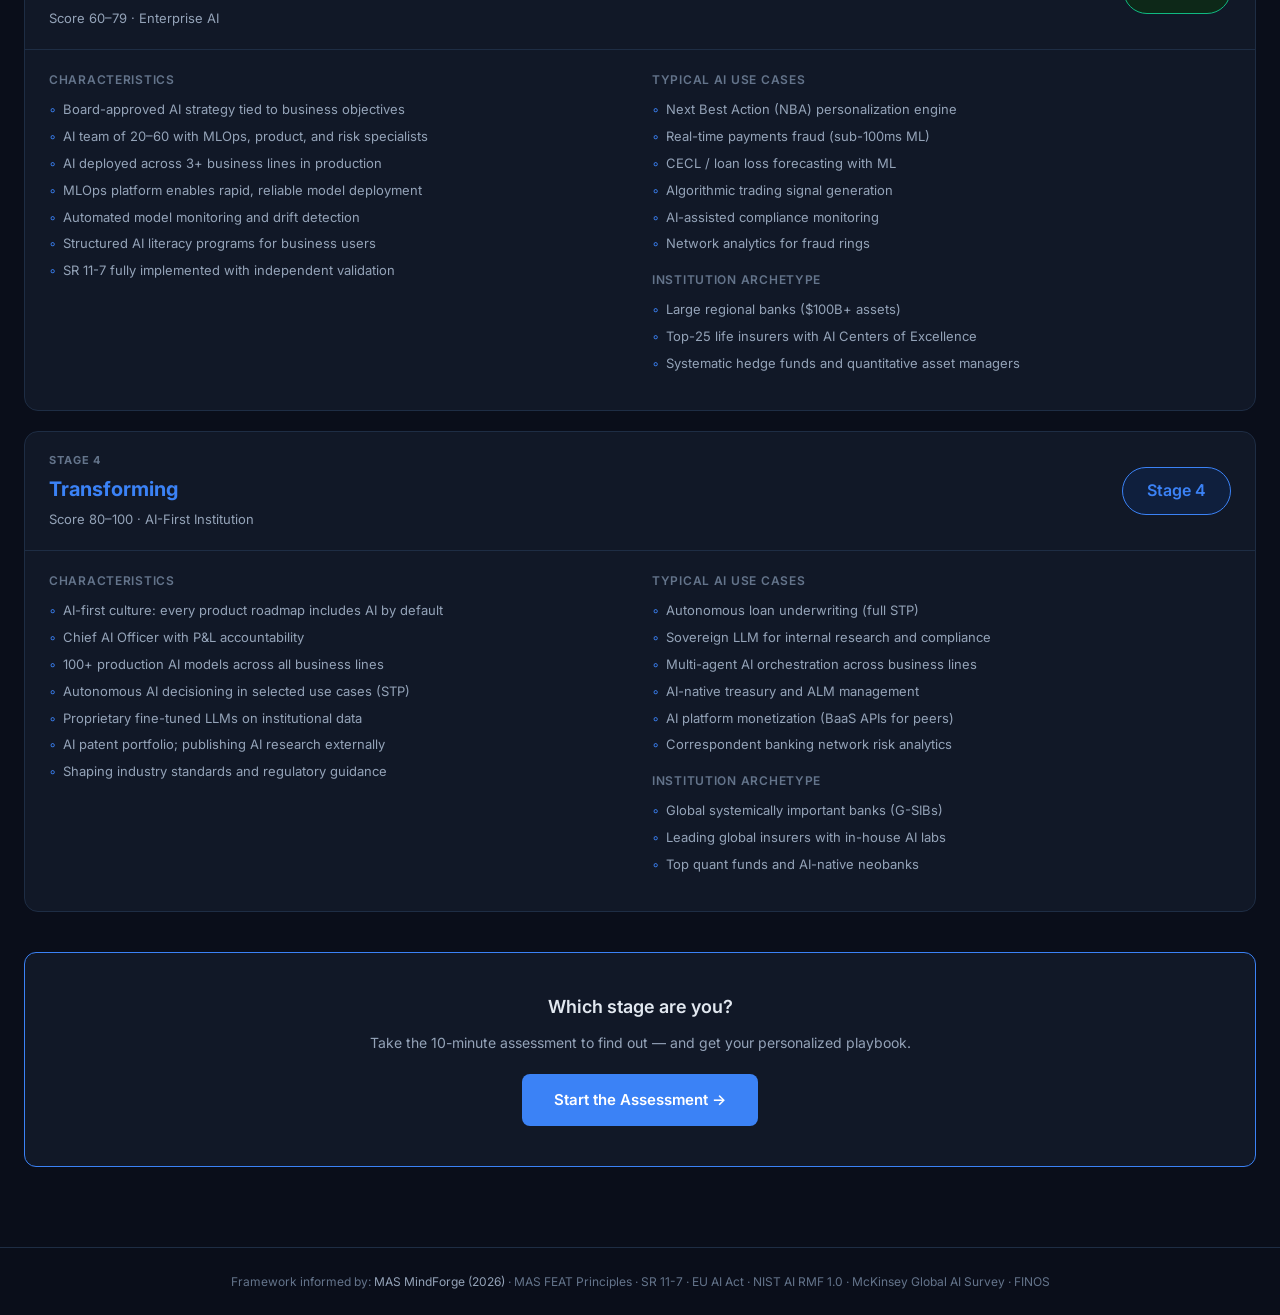
<file: stages.html>
<!DOCTYPE html>
<html lang="en">
<head>
  <meta charset="UTF-8">
  <meta name="viewport" content="width=device-width, initial-scale=1.0">
  <title>AI Maturity Stages — AI Adopter</title>
  <link rel="stylesheet" href="styles.css">
  <link rel="preconnect" href="https://fonts.googleapis.com">
  <link rel="preconnect" href="https://fonts.gstatic.com" crossorigin>
  <link href="https://fonts.googleapis.com/css2?family=Inter:wght@300;400;500;600;700&display=swap" rel="stylesheet">
</head>
<body>

<!-- HEADER -->
<header>
  <button class="hamburger" id="hamburger" aria-label="Toggle menu">☰</button>
  <div class="header-brand">
    <span class="icon">◈</span>
    <span>AI Adopter</span>
  </div>
  <nav id="main-nav"></nav>
  <div class="header-actions">
    <span class="live-badge">
      <span class="live-dot"></span>
      Framework
    </span>
  </div>
</header>
<nav class="mobile-nav" id="mobile-nav"></nav>

<main>
  <div style="text-align:center;padding:48px 0 36px">
    <div class="hero-eyebrow">Maturity Framework</div>
    <h1 style="font-size:32px;font-weight:700;color:var(--text);margin-bottom:8px">The Four AI Maturity Stages</h1>
    <p style="font-size:15px;color:var(--muted2);max-width:560px;margin:0 auto">A finance-sector-specific framework measuring AI adoption across five dimensions. Score 0–100 across Strategy, Data, Talent, Use Cases, and Risk & Compliance.</p>
  </div>

  <!-- Scoring overview -->
  <div class="insights-bar" style="margin-bottom:40px">
    <div class="insight-panel">
      <h3>Five Dimensions — 20 Points Each</h3>
      <ul>
        <li>◈ Strategy &amp; Governance — AI strategy, exec sponsorship, ethics</li>
        <li>▦ Data &amp; Infrastructure — Cloud, pipelines, data quality</li>
        <li>◎ AI Talent &amp; Culture — Team, literacy, experimentation culture</li>
        <li>▲ Use Cases in Production — Live deployments, MLOps, ROI</li>
        <li>⊕ Risk, Compliance &amp; IP — SR 11-7, EU AI Act, model monitoring</li>
      </ul>
    </div>
    <div class="insight-panel">
      <h3>Stage Classification Thresholds</h3>
      <ul>
        <li>Stage 1 — Exploring: Score 0–39</li>
        <li>Stage 2 — Experimenting: Score 40–59</li>
        <li>Stage 3 — Scaling: Score 60–79</li>
        <li>Stage 4 — Transforming: Score 80–100</li>
        <li>Each dimension scored 1–5 per question, normalized to 0–20</li>
        <li>24 questions across all 5 dimensions</li>
      </ul>
    </div>
  </div>

  <!-- Stage 1 -->
  <div class="stage-card" style="margin-bottom:20px">
    <div class="stage-card-header">
      <div>
        <div class="stage-number">Stage 1</div>
        <div class="stage-name" style="color:var(--stage1)">Exploring</div>
        <div class="stage-score-range">Score 0–39 · Early Awareness</div>
      </div>
      <span class="stage-badge stage-badge-lg stage-1">Stage 1</span>
    </div>
    <div class="stage-card-body">
      <div style="display:grid;grid-template-columns:1fr 1fr;gap:24px;flex-wrap:wrap">
        <div>
          <h4>Characteristics</h4>
          <ul class="stage-traits">
            <li>No formal AI strategy or board-level AI commitment</li>
            <li>Isolated experiments driven by individuals, not programs</li>
            <li>Data governance is informal; siloed data lakes</li>
            <li>No dedicated AI team — borrowed resources from IT</li>
            <li>AI knowledge concentrated in 1–2 people</li>
            <li>No production AI deployments; only PoCs or vendor demos</li>
          </ul>
        </div>
        <div>
          <h4>Typical AI Use Cases</h4>
          <ul class="stage-traits">
            <li>Vendor-provided credit scoring (black box)</li>
            <li>Basic RPA / process automation</li>
            <li>Chatbot from an off-the-shelf vendor</li>
            <li>Excel-based predictive analytics</li>
          </ul>
          <h4 style="margin-top:16px">Institution Archetype</h4>
          <ul class="stage-traits">
            <li>Community banks &amp; credit unions</li>
            <li>Regional insurers building first digital capabilities</li>
            <li>Wealth managers just beginning digital transformation</li>
          </ul>
        </div>
      </div>
    </div>
  </div>

  <!-- Stage 2 -->
  <div class="stage-card" style="margin-bottom:20px">
    <div class="stage-card-header">
      <div>
        <div class="stage-number">Stage 2</div>
        <div class="stage-name" style="color:var(--stage2)">Experimenting</div>
        <div class="stage-score-range">Score 40–59 · Active Pilots</div>
      </div>
      <span class="stage-badge stage-badge-lg stage-2">Stage 2</span>
    </div>
    <div class="stage-card-body">
      <div style="display:grid;grid-template-columns:1fr 1fr;gap:24px">
        <div>
          <h4>Characteristics</h4>
          <ul class="stage-traits">
            <li>AI strategy document exists but not yet board-ratified</li>
            <li>Small AI team forming (3–8 data scientists/ML engineers)</li>
            <li>1–2 use cases in production; remaining are pilots</li>
            <li>Basic cloud infrastructure in place for model training</li>
            <li>Model risk framework adopted but lightly enforced</li>
            <li>Business lines aware of AI but not deeply engaged</li>
          </ul>
        </div>
        <div>
          <h4>Typical AI Use Cases</h4>
          <ul class="stage-traits">
            <li>Transaction fraud detection (in-house ML)</li>
            <li>Credit underwriting model (first generation)</li>
            <li>Customer churn prediction</li>
            <li>Document extraction for loan processing</li>
            <li>KYC / CDD automation</li>
          </ul>
          <h4 style="margin-top:16px">Institution Archetype</h4>
          <ul class="stage-traits">
            <li>Mid-size regional banks ($10B–$100B assets)</li>
            <li>Super-regional insurers with emerging data science teams</li>
            <li>Asset managers beginning systematic/quantitative strategies</li>
          </ul>
        </div>
      </div>
    </div>
  </div>

  <!-- Stage 3 -->
  <div class="stage-card" style="margin-bottom:20px">
    <div class="stage-card-header">
      <div>
        <div class="stage-number">Stage 3</div>
        <div class="stage-name" style="color:var(--stage3)">Scaling</div>
        <div class="stage-score-range">Score 60–79 · Enterprise AI</div>
      </div>
      <span class="stage-badge stage-badge-lg stage-3">Stage 3</span>
    </div>
    <div class="stage-card-body">
      <div style="display:grid;grid-template-columns:1fr 1fr;gap:24px">
        <div>
          <h4>Characteristics</h4>
          <ul class="stage-traits">
            <li>Board-approved AI strategy tied to business objectives</li>
            <li>AI team of 20–60 with MLOps, product, and risk specialists</li>
            <li>AI deployed across 3+ business lines in production</li>
            <li>MLOps platform enables rapid, reliable model deployment</li>
            <li>Automated model monitoring and drift detection</li>
            <li>Structured AI literacy programs for business users</li>
            <li>SR 11-7 fully implemented with independent validation</li>
          </ul>
        </div>
        <div>
          <h4>Typical AI Use Cases</h4>
          <ul class="stage-traits">
            <li>Next Best Action (NBA) personalization engine</li>
            <li>Real-time payments fraud (sub-100ms ML)</li>
            <li>CECL / loan loss forecasting with ML</li>
            <li>Algorithmic trading signal generation</li>
            <li>AI-assisted compliance monitoring</li>
            <li>Network analytics for fraud rings</li>
          </ul>
          <h4 style="margin-top:16px">Institution Archetype</h4>
          <ul class="stage-traits">
            <li>Large regional banks ($100B+ assets)</li>
            <li>Top-25 life insurers with AI Centers of Excellence</li>
            <li>Systematic hedge funds and quantitative asset managers</li>
          </ul>
        </div>
      </div>
    </div>
  </div>

  <!-- Stage 4 -->
  <div class="stage-card" style="margin-bottom:40px">
    <div class="stage-card-header">
      <div>
        <div class="stage-number">Stage 4</div>
        <div class="stage-name" style="color:var(--stage4)">Transforming</div>
        <div class="stage-score-range">Score 80–100 · AI-First Institution</div>
      </div>
      <span class="stage-badge stage-badge-lg stage-4">Stage 4</span>
    </div>
    <div class="stage-card-body">
      <div style="display:grid;grid-template-columns:1fr 1fr;gap:24px">
        <div>
          <h4>Characteristics</h4>
          <ul class="stage-traits">
            <li>AI-first culture: every product roadmap includes AI by default</li>
            <li>Chief AI Officer with P&amp;L accountability</li>
            <li>100+ production AI models across all business lines</li>
            <li>Autonomous AI decisioning in selected use cases (STP)</li>
            <li>Proprietary fine-tuned LLMs on institutional data</li>
            <li>AI patent portfolio; publishing AI research externally</li>
            <li>Shaping industry standards and regulatory guidance</li>
          </ul>
        </div>
        <div>
          <h4>Typical AI Use Cases</h4>
          <ul class="stage-traits">
            <li>Autonomous loan underwriting (full STP)</li>
            <li>Sovereign LLM for internal research and compliance</li>
            <li>Multi-agent AI orchestration across business lines</li>
            <li>AI-native treasury and ALM management</li>
            <li>AI platform monetization (BaaS APIs for peers)</li>
            <li>Correspondent banking network risk analytics</li>
          </ul>
          <h4 style="margin-top:16px">Institution Archetype</h4>
          <ul class="stage-traits">
            <li>Global systemically important banks (G-SIBs)</li>
            <li>Leading global insurers with in-house AI labs</li>
            <li>Top quant funds and AI-native neobanks</li>
          </ul>
        </div>
      </div>
    </div>
  </div>

  <!-- CTA -->
  <div class="card" style="text-align:center;padding:40px;border-color:var(--accent)">
    <div style="font-size:18px;font-weight:600;color:var(--text);margin-bottom:10px">
      Which stage are you?
    </div>
    <p style="color:var(--muted2);font-size:14px;margin-bottom:20px">Take the 10-minute assessment to find out — and get your personalized playbook.</p>
    <a href="assessment.html" class="btn btn-primary btn-lg">Start the Assessment →</a>
  </div>

</main>

<footer>
  <div>
    Framework informed by: <a href="mindforge.html">MAS MindForge (2026)</a> · MAS FEAT Principles · SR 11-7 · EU AI Act · NIST AI RMF 1.0 · McKinsey Global AI Survey · FINOS
  </div>
</footer>

<script src="nav.js"></script>
</body>
</html>
</file>
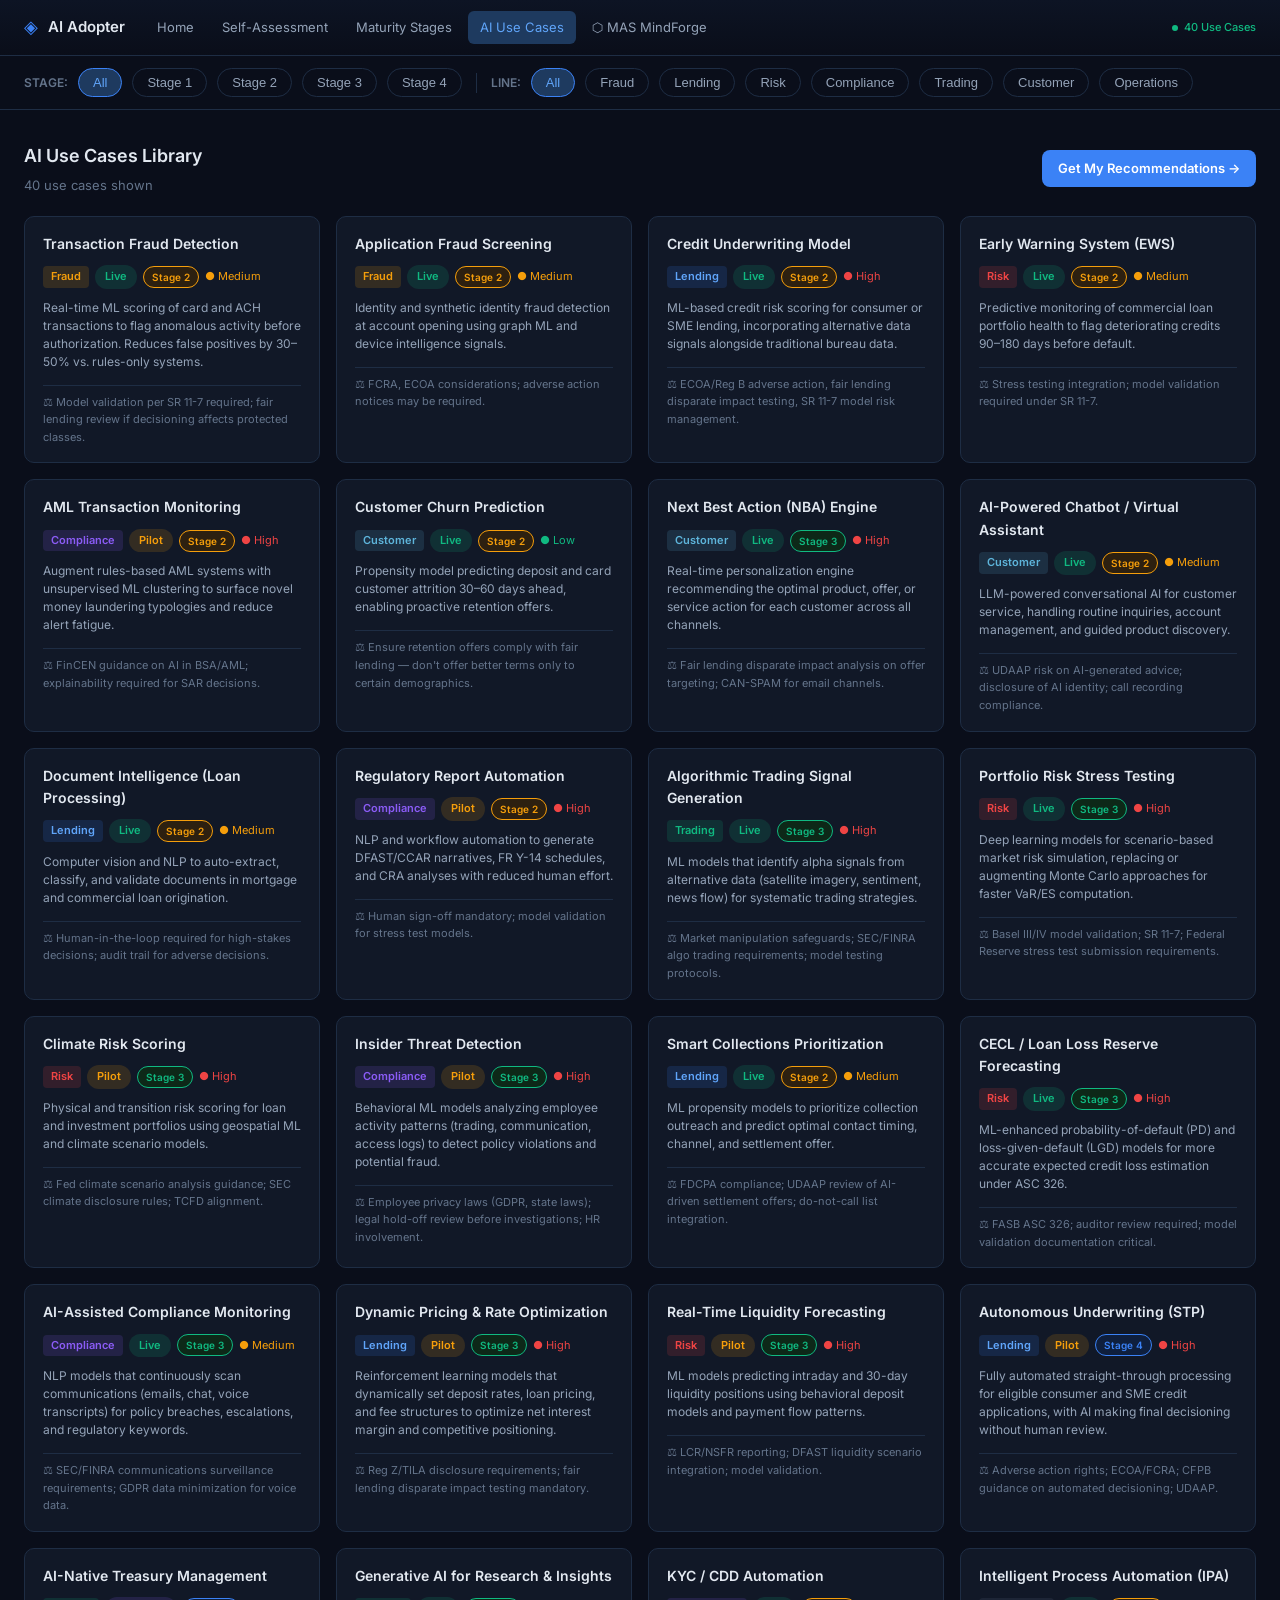
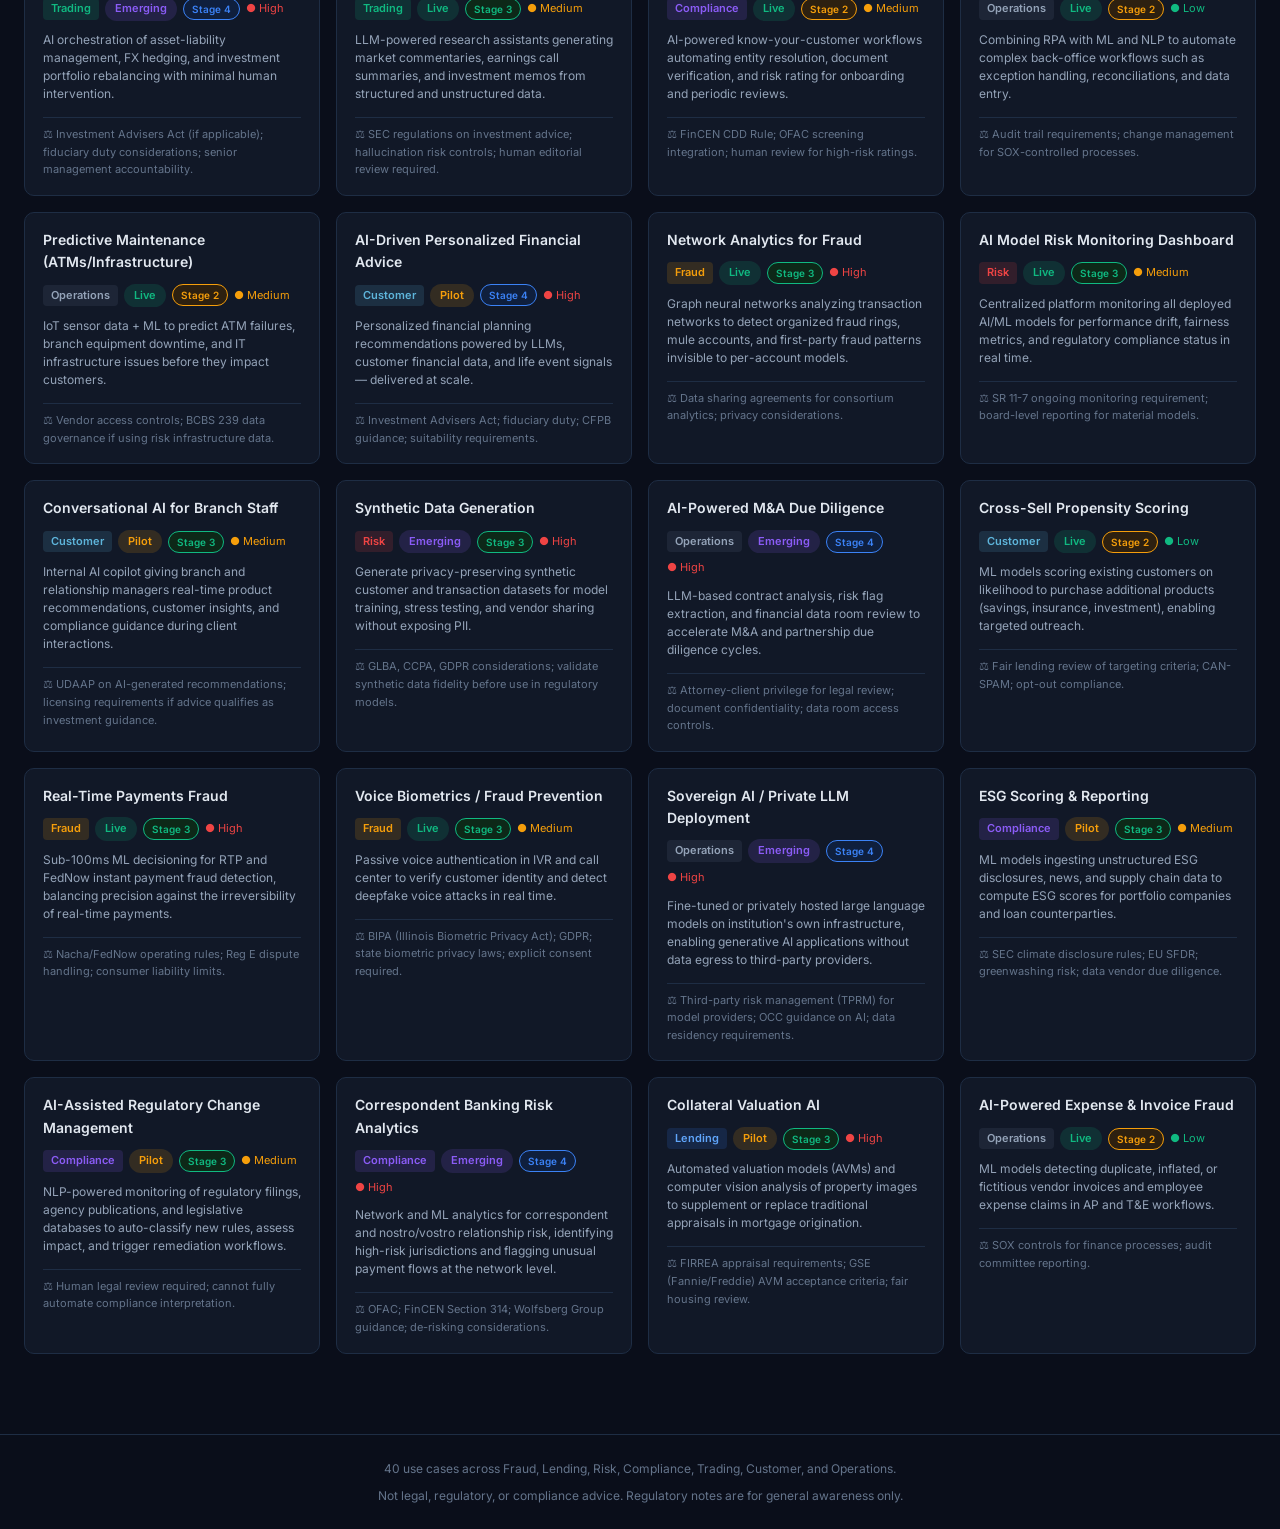
<file: use-cases.html>
<!DOCTYPE html>
<html lang="en">
<head>
  <meta charset="UTF-8">
  <meta name="viewport" content="width=device-width, initial-scale=1.0">
  <title>AI Use Cases Library — AI Adopter</title>
  <link rel="stylesheet" href="styles.css">
  <link rel="preconnect" href="https://fonts.googleapis.com">
  <link rel="preconnect" href="https://fonts.gstatic.com" crossorigin>
  <link href="https://fonts.googleapis.com/css2?family=Inter:wght@300;400;500;600;700&display=swap" rel="stylesheet">
</head>
<body>

<!-- HEADER -->
<header>
  <button class="hamburger" id="hamburger" aria-label="Toggle menu">☰</button>
  <div class="header-brand">
    <span class="icon">◈</span>
    <span>AI Adopter</span>
  </div>
  <nav id="main-nav"></nav>
  <div class="header-actions">
    <span class="live-badge">
      <span class="live-dot"></span>
      40 Use Cases
    </span>
  </div>
</header>
<nav class="mobile-nav" id="mobile-nav"></nav>

<!-- TOOLBAR -->
<div class="toolbar">
  <div style="font-size:12px;color:var(--muted);font-weight:600;white-space:nowrap">STAGE:</div>
  <button class="filter-btn active" data-filter="stage" data-value="all">All</button>
  <button class="filter-btn" data-filter="stage" data-value="1">Stage 1</button>
  <button class="filter-btn" data-filter="stage" data-value="2">Stage 2</button>
  <button class="filter-btn" data-filter="stage" data-value="3">Stage 3</button>
  <button class="filter-btn" data-filter="stage" data-value="4">Stage 4</button>

  <div style="width:1px;height:20px;background:var(--border);margin:0 4px"></div>

  <div style="font-size:12px;color:var(--muted);font-weight:600;white-space:nowrap">LINE:</div>
  <button class="filter-btn active" data-filter="line" data-value="all">All</button>
  <button class="filter-btn" data-filter="line" data-value="Fraud">Fraud</button>
  <button class="filter-btn" data-filter="line" data-value="Lending">Lending</button>
  <button class="filter-btn" data-filter="line" data-value="Risk">Risk</button>
  <button class="filter-btn" data-filter="line" data-value="Compliance">Compliance</button>
  <button class="filter-btn" data-filter="line" data-value="Trading">Trading</button>
  <button class="filter-btn" data-filter="line" data-value="Customer">Customer</button>
  <button class="filter-btn" data-filter="line" data-value="Operations">Operations</button>
</div>

<main>
  <div style="display:flex;align-items:center;justify-content:space-between;margin-bottom:20px">
    <div>
      <div class="section-title">AI Use Cases Library</div>
      <div class="section-sub" id="case-count">40 use cases across 7 business lines</div>
    </div>
    <a href="assessment.html" class="btn btn-primary btn-sm no-print">Get My Recommendations →</a>
  </div>

  <div class="grid-3" id="use-case-grid">
    <!-- Loading skeletons — replaced by JS -->
    <div class="use-case-card"><div class="skeleton" style="height:16px;width:80%;margin-bottom:10px"></div><div class="skeleton" style="height:12px;width:120px;margin-bottom:10px"></div><div class="skeleton" style="height:48px;width:100%"></div></div>
    <div class="use-case-card"><div class="skeleton" style="height:16px;width:70%;margin-bottom:10px"></div><div class="skeleton" style="height:12px;width:100px;margin-bottom:10px"></div><div class="skeleton" style="height:48px;width:100%"></div></div>
    <div class="use-case-card"><div class="skeleton" style="height:16px;width:75%;margin-bottom:10px"></div><div class="skeleton" style="height:12px;width:110px;margin-bottom:10px"></div><div class="skeleton" style="height:48px;width:100%"></div></div>
    <div class="use-case-card"><div class="skeleton" style="height:16px;width:80%;margin-bottom:10px"></div><div class="skeleton" style="height:12px;width:120px;margin-bottom:10px"></div><div class="skeleton" style="height:48px;width:100%"></div></div>
    <div class="use-case-card"><div class="skeleton" style="height:16px;width:65%;margin-bottom:10px"></div><div class="skeleton" style="height:12px;width:90px;margin-bottom:10px"></div><div class="skeleton" style="height:48px;width:100%"></div></div>
    <div class="use-case-card"><div class="skeleton" style="height:16px;width:78%;margin-bottom:10px"></div><div class="skeleton" style="height:12px;width:115px;margin-bottom:10px"></div><div class="skeleton" style="height:48px;width:100%"></div></div>
  </div>
</main>

<footer>
  <div>40 use cases across Fraud, Lending, Risk, Compliance, Trading, Customer, and Operations.</div>
  <div>Not legal, regulatory, or compliance advice. Regulatory notes are for general awareness only.</div>
</footer>

<script src="nav.js"></script>
<script>
/* ============================================================
   use-cases.html inline script
   ============================================================ */

const BIZ_CLASSES = {
  Lending:    'biz-lending',
  Risk:       'biz-risk',
  Fraud:      'biz-fraud',
  Compliance: 'biz-compliance',
  Trading:    'biz-trading',
  Customer:   'biz-customer',
  Operations: 'biz-operations',
};

const STATUS_CLASSES = { live: 'status-live', pilot: 'status-pilot', emerging: 'status-emerging' };
const STATUS_LABELS  = { live: 'Live', pilot: 'Pilot', emerging: 'Emerging' };
const COMPLEXITY_COLORS = { Low: 'var(--green)', Medium: 'var(--amber)', High: 'var(--red)' };

let allCases = [];
let activeStage = 'all';
let activeLine  = 'all';

async function loadCases() {
  const res = await fetch('data/use-cases.json');
  allCases = await res.json();
  renderCases();
  bindFilters();
}

function renderCases() {
  const filtered = allCases.filter(c => {
    const stageMatch = activeStage === 'all' || c.stage === parseInt(activeStage);
    const lineMatch  = activeLine  === 'all' || c.businessLine === activeLine;
    return stageMatch && lineMatch;
  });

  document.getElementById('case-count').textContent =
    `${filtered.length} use case${filtered.length !== 1 ? 's' : ''} shown`;

  if (filtered.length === 0) {
    document.getElementById('use-case-grid').innerHTML = `
      <div class="empty-state" style="grid-column:1/-1">
        <div class="icon">◎</div>
        <p>No use cases match the selected filters.</p>
        <button class="btn btn-ghost btn-sm" onclick="resetFilters()">Reset Filters</button>
      </div>`;
    return;
  }

  document.getElementById('use-case-grid').innerHTML = filtered.map(c => `
    <div class="use-case-card">
      <div class="use-case-title">${c.title}</div>
      <div class="use-case-meta">
        <span class="biz-badge ${BIZ_CLASSES[c.businessLine] || ''}">${c.businessLine}</span>
        <span class="status-badge ${STATUS_CLASSES[c.status]}">${STATUS_LABELS[c.status]}</span>
        <span class="stage-badge stage-${c.stage}" style="font-size:10px;padding:2px 8px">Stage ${c.stage}</span>
        <span style="font-size:11px;color:${COMPLEXITY_COLORS[c.complexity]}">● ${c.complexity}</span>
      </div>
      <div class="use-case-desc">${c.description}</div>
      ${c.regNote ? `
        <div style="font-size:11px;color:var(--muted);border-top:1px solid var(--border);padding-top:8px;margin-top:4px">
          ⚖ ${c.regNote}
        </div>` : ''}
    </div>
  `).join('');
}

function bindFilters() {
  document.querySelectorAll('[data-filter="stage"]').forEach(btn => {
    btn.addEventListener('click', () => {
      document.querySelectorAll('[data-filter="stage"]').forEach(b => b.classList.remove('active'));
      btn.classList.add('active');
      activeStage = btn.dataset.value;
      renderCases();
    });
  });

  document.querySelectorAll('[data-filter="line"]').forEach(btn => {
    btn.addEventListener('click', () => {
      document.querySelectorAll('[data-filter="line"]').forEach(b => b.classList.remove('active'));
      btn.classList.add('active');
      activeLine = btn.dataset.value;
      renderCases();
    });
  });
}

function resetFilters() {
  activeStage = 'all';
  activeLine  = 'all';
  document.querySelectorAll('[data-filter="stage"]').forEach(b => b.classList.toggle('active', b.dataset.value === 'all'));
  document.querySelectorAll('[data-filter="line"]').forEach(b => b.classList.toggle('active', b.dataset.value === 'all'));
  renderCases();
}

document.addEventListener('DOMContentLoaded', loadCases);
</script>
</body>
</html>
</file>
<file: styles.css>
/* ============================================================
   AI Adopter — Global Stylesheet
   Mirrors ai-finance-monitor design system
   ============================================================ */

/* ---- Reset & Variables ---- */
*, *::before, *::after { box-sizing: border-box; margin: 0; padding: 0; }

:root {
  --bg: #0a0e1a;
  --surface: #111827;
  --surface2: #1a2235;
  --border: #1e2d44;
  --accent: #3b82f6;
  --accent2: #60a5fa;
  --text: #e2e8f0;
  --muted: #64748b;
  --muted2: #94a3b8;
  --green: #10b981;
  --amber: #f59e0b;
  --purple: #8b5cf6;
  --red: #ef4444;
  --tag-bg: #1e3a5f;
  --tag-text: #93c5fd;

  /* Stage colors */
  --stage1: #64748b;
  --stage1-bg: #1e2535;
  --stage2: #f59e0b;
  --stage2-bg: #2d2010;
  --stage3: #10b981;
  --stage3-bg: #0d2818;
  --stage4: #3b82f6;
  --stage4-bg: #0f1f3d;
}

html { scroll-behavior: smooth; }

body {
  background: var(--bg);
  color: var(--text);
  font-family: 'Inter', system-ui, -apple-system, sans-serif;
  font-size: 15px;
  line-height: 1.6;
  min-height: 100vh;
}

a { color: var(--accent2); text-decoration: none; }
a:hover { color: var(--text); }

/* ---- Animations ---- */
@keyframes pulse { 0%, 100% { opacity: 1; } 50% { opacity: 0.4; } }
@keyframes shimmer {
  0% { background-position: -200% 0; }
  100% { background-position: 200% 0; }
}
@keyframes spin { to { transform: rotate(360deg); } }
@keyframes fadeIn { from { opacity: 0; transform: translateY(8px); } to { opacity: 1; transform: translateY(0); } }

/* ---- Header ---- */
header {
  position: sticky;
  top: 0;
  z-index: 100;
  background: linear-gradient(180deg, #0d1424 0%, rgba(10,14,26,0.97) 100%);
  backdrop-filter: blur(12px);
  border-bottom: 1px solid var(--border);
  padding: 0 24px;
  height: 56px;
  display: flex;
  align-items: center;
  gap: 20px;
}

.header-brand {
  display: flex;
  align-items: center;
  gap: 10px;
  font-weight: 600;
  font-size: 15px;
  color: var(--text);
  white-space: nowrap;
  flex-shrink: 0;
}

.header-brand .icon { color: var(--accent); font-size: 18px; }
.header-tagline {
  font-size: 12px;
  color: var(--muted2);
  font-weight: 400;
  display: none;
}

header nav {
  display: flex;
  align-items: center;
  gap: 4px;
  flex: 1;
}

header nav a {
  color: var(--muted2);
  font-size: 13px;
  padding: 6px 12px;
  border-radius: 6px;
  transition: all 0.15s;
  white-space: nowrap;
}

header nav a:hover { color: var(--text); background: var(--surface2); }
header nav a.active { color: var(--accent2); background: var(--tag-bg); }

.header-actions {
  display: flex;
  align-items: center;
  gap: 10px;
  margin-left: auto;
  flex-shrink: 0;
}

.live-badge {
  display: flex;
  align-items: center;
  gap: 6px;
  font-size: 11px;
  color: var(--green);
  font-weight: 500;
}

.live-dot {
  width: 6px; height: 6px;
  border-radius: 50%;
  background: var(--green);
  animation: pulse 2s infinite;
}

.hamburger {
  display: none;
  background: none;
  border: none;
  color: var(--muted2);
  font-size: 18px;
  cursor: pointer;
  padding: 4px;
  line-height: 1;
}

/* Mobile nav overlay */
.mobile-nav {
  display: none;
  position: fixed;
  top: 56px; left: 0; right: 0; bottom: 0;
  background: var(--bg);
  z-index: 99;
  padding: 24px;
  flex-direction: column;
  gap: 4px;
}
.mobile-nav.open { display: flex; }
.mobile-nav a {
  color: var(--text);
  font-size: 16px;
  padding: 12px 16px;
  border-radius: 8px;
  border: 1px solid transparent;
  transition: all 0.15s;
}
.mobile-nav a:hover, .mobile-nav a.active {
  background: var(--surface2);
  border-color: var(--border);
  color: var(--accent2);
}

/* ---- Main Layout ---- */
main {
  max-width: 1280px;
  margin: 0 auto;
  padding: 32px 24px 80px;
}

main.narrow { max-width: 840px; }

/* ---- Hero ---- */
.hero {
  text-align: center;
  padding: 72px 24px 56px;
  max-width: 760px;
  margin: 0 auto;
  animation: fadeIn 0.4s ease;
}

.hero-eyebrow {
  display: inline-flex;
  align-items: center;
  gap: 6px;
  font-size: 12px;
  font-weight: 600;
  letter-spacing: 0.08em;
  text-transform: uppercase;
  color: var(--accent2);
  background: var(--tag-bg);
  padding: 4px 12px;
  border-radius: 20px;
  margin-bottom: 20px;
}

.hero h1 {
  font-size: 42px;
  font-weight: 700;
  line-height: 1.2;
  color: var(--text);
  margin-bottom: 16px;
}

.hero h1 span { color: var(--accent2); }

.hero p {
  font-size: 17px;
  color: var(--muted2);
  max-width: 560px;
  margin: 0 auto 32px;
}

/* ---- Buttons ---- */
.btn {
  display: inline-flex;
  align-items: center;
  gap: 8px;
  padding: 12px 24px;
  border-radius: 8px;
  font-size: 14px;
  font-weight: 600;
  cursor: pointer;
  transition: all 0.15s;
  border: none;
  text-decoration: none;
}

.btn-primary {
  background: var(--accent);
  color: #fff;
}
.btn-primary:hover { background: #2563eb; color: #fff; transform: translateY(-1px); box-shadow: 0 4px 16px rgba(59,130,246,0.3); }

.btn-secondary {
  background: var(--surface2);
  color: var(--text);
  border: 1px solid var(--border);
}
.btn-secondary:hover { border-color: var(--accent); color: var(--accent2); }

.btn-ghost {
  background: transparent;
  color: var(--muted2);
  border: 1px solid var(--border);
}
.btn-ghost:hover { color: var(--text); border-color: var(--muted); }

.btn-lg { padding: 14px 32px; font-size: 15px; }
.btn-sm { padding: 8px 16px; font-size: 13px; }

/* ---- Cards ---- */
.card {
  background: var(--surface);
  border: 1px solid var(--border);
  border-radius: 12px;
  padding: 20px;
  transition: border-color 0.15s, transform 0.15s, box-shadow 0.15s;
}

.card:hover {
  border-color: var(--accent);
  transform: translateY(-2px);
  box-shadow: 0 4px 20px rgba(59,130,246,0.12);
}

/* ---- Grid Layouts ---- */
.grid-3 {
  display: grid;
  grid-template-columns: repeat(auto-fill, minmax(280px, 1fr));
  gap: 16px;
}

.grid-4 {
  display: grid;
  grid-template-columns: repeat(auto-fill, minmax(240px, 1fr));
  gap: 16px;
}

.grid-2 {
  display: grid;
  grid-template-columns: repeat(auto-fill, minmax(360px, 1fr));
  gap: 16px;
}

/* ---- Insights Bar ---- */
.insights-bar {
  display: grid;
  grid-template-columns: 1fr 1fr;
  gap: 16px;
  margin-bottom: 32px;
}

.insight-panel {
  background: var(--surface);
  border: 1px solid var(--border);
  border-radius: 10px;
  padding: 16px 20px;
}

.insight-panel h3 {
  font-size: 12px;
  font-weight: 600;
  text-transform: uppercase;
  letter-spacing: 0.06em;
  color: var(--accent2);
  margin-bottom: 10px;
}

.insight-panel ul {
  list-style: none;
  display: flex;
  flex-direction: column;
  gap: 6px;
}

.insight-panel li {
  font-size: 13px;
  color: var(--muted2);
  padding-left: 14px;
  position: relative;
}

.insight-panel li::before {
  content: '›';
  position: absolute;
  left: 0;
  color: var(--accent);
}

/* ---- Section Headers ---- */
.section-header {
  display: flex;
  align-items: center;
  justify-content: space-between;
  margin-bottom: 20px;
}

.section-title {
  font-size: 18px;
  font-weight: 600;
  color: var(--text);
}

.section-sub {
  font-size: 13px;
  color: var(--muted);
  margin-top: 4px;
}

/* ---- Filter Toolbar ---- */
.toolbar {
  position: sticky;
  top: 56px;
  z-index: 90;
  background: var(--bg);
  border-bottom: 1px solid var(--border);
  padding: 12px 24px;
  display: flex;
  align-items: center;
  gap: 10px;
  flex-wrap: wrap;
}

.filter-btn {
  padding: 6px 14px;
  border-radius: 20px;
  border: 1px solid var(--border);
  background: transparent;
  color: var(--muted2);
  font-size: 13px;
  cursor: pointer;
  transition: all 0.15s;
  white-space: nowrap;
}

.filter-btn:hover { color: var(--text); border-color: var(--muted); }

.filter-btn.active {
  background: var(--tag-bg);
  color: var(--accent2);
  border-color: var(--accent);
}

/* ---- Stage Badges ---- */
.stage-badge {
  display: inline-flex;
  align-items: center;
  gap: 6px;
  padding: 4px 12px;
  border-radius: 20px;
  font-size: 12px;
  font-weight: 600;
  white-space: nowrap;
}

.stage-badge.stage-1 { background: var(--stage1-bg); color: var(--stage1); border: 1px solid var(--stage1); }
.stage-badge.stage-2 { background: var(--stage2-bg); color: var(--stage2); border: 1px solid var(--stage2); }
.stage-badge.stage-3 { background: var(--stage3-bg); color: var(--stage3); border: 1px solid var(--stage3); }
.stage-badge.stage-4 { background: var(--stage4-bg); color: var(--stage4); border: 1px solid var(--stage4); }

.stage-badge-lg {
  padding: 10px 24px;
  font-size: 16px;
  border-radius: 30px;
}

/* ---- Status Badges ---- */
.status-badge {
  display: inline-flex;
  align-items: center;
  gap: 5px;
  padding: 3px 10px;
  border-radius: 12px;
  font-size: 11px;
  font-weight: 600;
}

.status-live { background: rgba(16,185,129,0.15); color: var(--green); }
.status-pilot { background: rgba(245,158,11,0.15); color: var(--amber); }
.status-emerging { background: rgba(139,92,246,0.15); color: var(--purple); }

/* ---- Effort/Impact Tags ---- */
.tag {
  display: inline-flex;
  align-items: center;
  padding: 2px 8px;
  border-radius: 4px;
  font-size: 11px;
  font-weight: 600;
  text-transform: uppercase;
  letter-spacing: 0.04em;
}

.tag-quickwin { background: rgba(16,185,129,0.15); color: var(--green); }
.tag-medium { background: rgba(245,158,11,0.15); color: var(--amber); }
.tag-strategic { background: rgba(139,92,246,0.15); color: var(--purple); }
.tag-high { background: rgba(59,130,246,0.15); color: var(--accent2); }
.tag-medium-impact { background: rgba(245,158,11,0.15); color: var(--amber); }

/* ---- Progress Bars ---- */
.progress-track {
  background: var(--surface2);
  border-radius: 4px;
  height: 6px;
  overflow: hidden;
}

.progress-fill {
  height: 100%;
  border-radius: 4px;
  background: linear-gradient(90deg, var(--accent), var(--accent2));
  transition: width 0.4s ease;
}

.progress-fill.green { background: linear-gradient(90deg, #059669, var(--green)); }
.progress-fill.amber { background: linear-gradient(90deg, #d97706, var(--amber)); }
.progress-fill.muted { background: var(--muted); }

/* ---- Assessment Progress ---- */
.assessment-progress {
  margin-bottom: 28px;
}

.assessment-progress-bar {
  height: 4px;
  background: var(--surface2);
  border-radius: 2px;
  overflow: hidden;
  margin-bottom: 8px;
}

.assessment-progress-fill {
  height: 100%;
  background: linear-gradient(90deg, var(--accent), var(--accent2));
  border-radius: 2px;
  transition: width 0.3s ease;
}

.assessment-progress-label {
  font-size: 12px;
  color: var(--muted);
}

/* ---- Question Card ---- */
.question-card {
  background: var(--surface);
  border: 1px solid var(--border);
  border-radius: 14px;
  padding: 32px;
  animation: fadeIn 0.25s ease;
}

.question-dimension {
  display: inline-flex;
  align-items: center;
  gap: 6px;
  font-size: 12px;
  font-weight: 600;
  text-transform: uppercase;
  letter-spacing: 0.06em;
  margin-bottom: 16px;
  padding: 4px 10px;
  border-radius: 6px;
}

.dim-strategy { background: rgba(59,130,246,0.1); color: var(--accent2); }
.dim-data { background: rgba(16,185,129,0.1); color: var(--green); }
.dim-talent { background: rgba(139,92,246,0.1); color: var(--purple); }
.dim-usecases { background: rgba(245,158,11,0.1); color: var(--amber); }
.dim-risk { background: rgba(239,68,68,0.1); color: var(--red); }

.question-text {
  font-size: 19px;
  font-weight: 500;
  color: var(--text);
  line-height: 1.5;
  margin-bottom: 28px;
}

.likert-scale {
  display: flex;
  gap: 10px;
  margin-bottom: 32px;
}

.likert-option {
  flex: 1;
  display: flex;
  flex-direction: column;
  align-items: center;
  gap: 8px;
  cursor: pointer;
}

.likert-option input[type="radio"] { display: none; }

.likert-circle {
  width: 44px; height: 44px;
  border-radius: 50%;
  border: 2px solid var(--border);
  background: var(--surface2);
  display: flex;
  align-items: center;
  justify-content: center;
  font-weight: 700;
  font-size: 15px;
  color: var(--muted2);
  transition: all 0.15s;
  cursor: pointer;
}

.likert-option:hover .likert-circle {
  border-color: var(--accent);
  color: var(--accent2);
}

.likert-option input:checked ~ .likert-circle {
  background: var(--accent);
  border-color: var(--accent);
  color: #fff;
  box-shadow: 0 0 0 3px rgba(59,130,246,0.25);
}

.likert-label {
  font-size: 11px;
  color: var(--muted);
  text-align: center;
}

.question-nav {
  display: flex;
  justify-content: space-between;
  align-items: center;
  gap: 12px;
}

/* ---- Radar Chart ---- */
.radar-container {
  background: var(--surface);
  border: 1px solid var(--border);
  border-radius: 14px;
  padding: 24px;
  display: flex;
  align-items: center;
  justify-content: center;
  max-width: 420px;
  margin: 0 auto;
}

/* ---- Results Page ---- */
.results-hero {
  text-align: center;
  padding: 40px 0 32px;
  animation: fadeIn 0.4s ease;
}

.results-score {
  font-size: 64px;
  font-weight: 700;
  line-height: 1;
  color: var(--text);
  margin: 12px 0 4px;
}

.results-score span { font-size: 28px; font-weight: 400; color: var(--muted); }

.results-layout {
  display: grid;
  grid-template-columns: 420px 1fr;
  gap: 24px;
  align-items: start;
  margin: 32px 0;
}

.dim-row {
  display: flex;
  flex-direction: column;
  gap: 14px;
}

.dim-item {
  display: flex;
  flex-direction: column;
  gap: 6px;
}

.dim-label {
  display: flex;
  justify-content: space-between;
  align-items: center;
  font-size: 13px;
}

.dim-name { color: var(--muted2); }
.dim-score { font-weight: 600; color: var(--text); }

.gap-panel {
  background: var(--surface);
  border: 1px solid var(--border);
  border-radius: 12px;
  padding: 20px;
  border-left: 3px solid var(--amber);
}

.gap-panel h3 {
  font-size: 13px;
  font-weight: 600;
  text-transform: uppercase;
  letter-spacing: 0.06em;
  color: var(--amber);
  margin-bottom: 12px;
}

/* ---- Playbook Page ---- */
.playbook-header {
  background: var(--surface);
  border: 1px solid var(--border);
  border-radius: 14px;
  padding: 28px 32px;
  margin-bottom: 28px;
  display: flex;
  align-items: center;
  justify-content: space-between;
  gap: 20px;
  animation: fadeIn 0.3s ease;
}

.playbook-path {
  display: flex;
  align-items: center;
  gap: 12px;
  flex-wrap: wrap;
}

.playbook-path-arrow {
  font-size: 20px;
  color: var(--accent);
}

/* ---- Action Cards ---- */
.action-card {
  background: var(--surface);
  border: 1px solid var(--border);
  border-radius: 10px;
  padding: 18px 20px;
  display: flex;
  flex-direction: column;
  gap: 10px;
  transition: border-color 0.15s, transform 0.15s;
}

.action-card:hover {
  border-color: var(--accent);
  transform: translateY(-1px);
}

.action-card-header {
  display: flex;
  align-items: flex-start;
  justify-content: space-between;
  gap: 12px;
}

.action-number {
  width: 26px; height: 26px;
  border-radius: 50%;
  background: var(--tag-bg);
  color: var(--accent2);
  font-size: 12px;
  font-weight: 700;
  display: flex;
  align-items: center;
  justify-content: center;
  flex-shrink: 0;
}

.action-title {
  font-size: 14px;
  font-weight: 600;
  color: var(--text);
  flex: 1;
}

.action-tags { display: flex; gap: 6px; flex-wrap: wrap; }

.action-desc {
  font-size: 13px;
  color: var(--muted2);
  line-height: 1.5;
}

/* ---- Governance Checklist ---- */
.checklist-item {
  display: flex;
  align-items: flex-start;
  gap: 12px;
  padding: 14px 0;
  border-bottom: 1px solid var(--border);
  cursor: pointer;
}

.checklist-item:last-child { border-bottom: none; }

.checklist-box {
  width: 18px; height: 18px;
  border-radius: 4px;
  border: 2px solid var(--border);
  background: var(--surface2);
  display: flex;
  align-items: center;
  justify-content: center;
  flex-shrink: 0;
  margin-top: 2px;
  transition: all 0.15s;
  cursor: pointer;
}

.checklist-item.checked .checklist-box {
  background: var(--green);
  border-color: var(--green);
  color: #fff;
}

.checklist-item.checked .checklist-box::after { content: '✓'; font-size: 11px; font-weight: 700; }

.checklist-item.checked .checklist-text { text-decoration: line-through; color: var(--muted); }

.checklist-text { font-size: 13px; color: var(--muted2); line-height: 1.5; }
.checklist-reg { font-size: 11px; color: var(--muted); margin-top: 3px; }

/* ---- Accordion Panels ---- */
.accordion-panel {
  background: var(--surface);
  border: 1px solid var(--border);
  border-radius: 10px;
  overflow: hidden;
  margin-bottom: 8px;
}

.accordion-header {
  display: flex;
  align-items: center;
  justify-content: space-between;
  padding: 16px 20px;
  cursor: pointer;
  transition: background 0.15s;
}

.accordion-header:hover { background: var(--surface2); }

.accordion-title {
  font-size: 14px;
  font-weight: 600;
  color: var(--text);
}

.accordion-arrow {
  color: var(--muted);
  font-size: 16px;
  transition: transform 0.2s;
}

.accordion-panel.open .accordion-arrow { transform: rotate(180deg); }

.accordion-body {
  display: none;
  padding: 0 20px 20px;
  border-top: 1px solid var(--border);
}

.accordion-panel.open .accordion-body { display: block; }

/* ---- Stage Cards (stages.html) ---- */
.stage-card {
  background: var(--surface);
  border: 1px solid var(--border);
  border-radius: 14px;
  overflow: hidden;
  transition: border-color 0.15s, transform 0.15s;
}

.stage-card:hover { border-color: var(--accent); transform: translateY(-2px); }

.stage-card-header {
  padding: 20px 24px;
  border-bottom: 1px solid var(--border);
  display: flex;
  align-items: center;
  justify-content: space-between;
}

.stage-number {
  font-size: 11px;
  font-weight: 700;
  text-transform: uppercase;
  letter-spacing: 0.08em;
  color: var(--muted);
}

.stage-name {
  font-size: 20px;
  font-weight: 700;
  margin: 4px 0;
}

.stage-score-range {
  font-size: 13px;
  color: var(--muted2);
}

.stage-card-body { padding: 20px 24px; }

.stage-card-body h4 {
  font-size: 12px;
  font-weight: 600;
  text-transform: uppercase;
  letter-spacing: 0.06em;
  color: var(--muted);
  margin-bottom: 10px;
}

.stage-traits {
  list-style: none;
  display: flex;
  flex-direction: column;
  gap: 6px;
  margin-bottom: 16px;
}

.stage-traits li {
  font-size: 13px;
  color: var(--muted2);
  padding-left: 14px;
  position: relative;
}

.stage-traits li::before {
  content: '◦';
  position: absolute;
  left: 0;
  color: var(--accent);
}

/* ---- Use Cases Table ---- */
.use-case-card {
  background: var(--surface);
  border: 1px solid var(--border);
  border-radius: 10px;
  padding: 16px 18px;
  display: flex;
  flex-direction: column;
  gap: 10px;
  transition: border-color 0.15s, transform 0.15s;
}

.use-case-card:hover {
  border-color: var(--accent);
  transform: translateY(-1px);
}

.use-case-title {
  font-size: 14px;
  font-weight: 600;
  color: var(--text);
}

.use-case-meta {
  display: flex;
  flex-wrap: wrap;
  gap: 6px;
  align-items: center;
}

.use-case-desc {
  font-size: 12px;
  color: var(--muted2);
  line-height: 1.5;
}

.biz-badge {
  display: inline-flex;
  padding: 2px 8px;
  border-radius: 4px;
  font-size: 11px;
  font-weight: 600;
}

.biz-lending { background: rgba(59,130,246,0.15); color: var(--accent2); }
.biz-risk { background: rgba(239,68,68,0.15); color: var(--red); }
.biz-fraud { background: rgba(245,158,11,0.15); color: var(--amber); }
.biz-compliance { background: rgba(139,92,246,0.15); color: var(--purple); }
.biz-trading { background: rgba(16,185,129,0.15); color: var(--green); }
.biz-customer { background: rgba(94,181,219,0.15); color: #5eb5db; }
.biz-operations { background: rgba(100,116,139,0.15); color: var(--muted2); }

/* ---- How It Works Steps ---- */
.steps-grid {
  display: grid;
  grid-template-columns: repeat(3, 1fr);
  gap: 0;
  position: relative;
}

.steps-grid::before {
  content: '';
  position: absolute;
  top: 28px;
  left: calc(16.67% + 20px);
  right: calc(16.67% + 20px);
  height: 1px;
  background: linear-gradient(90deg, var(--accent), var(--accent2), var(--accent));
  opacity: 0.3;
}

.step-card {
  text-align: center;
  padding: 32px 24px;
  background: var(--surface);
  border: 1px solid var(--border);
  border-radius: 12px;
  transition: border-color 0.15s;
}

.step-card:not(:last-child) { border-right: none; border-radius: 12px 0 0 12px; }
.step-card:last-child { border-radius: 0 12px 12px 0; }
.step-card:not(:first-child):not(:last-child) { border-radius: 0; }

.step-num {
  width: 52px; height: 52px;
  border-radius: 50%;
  background: var(--tag-bg);
  border: 2px solid var(--accent);
  color: var(--accent2);
  font-size: 20px;
  font-weight: 700;
  display: flex;
  align-items: center;
  justify-content: center;
  margin: 0 auto 16px;
}

.step-card h3 { font-size: 15px; font-weight: 600; color: var(--text); margin-bottom: 8px; }
.step-card p { font-size: 13px; color: var(--muted2); line-height: 1.5; }

/* ---- Section Divider ---- */
.section-divider {
  border: none;
  border-top: 1px solid var(--border);
  margin: 40px 0;
}

/* ---- Footer ---- */
footer {
  border-top: 1px solid var(--border);
  padding: 24px;
  text-align: center;
  font-size: 12px;
  color: var(--muted);
  display: flex;
  flex-direction: column;
  gap: 8px;
}

footer a { color: var(--muted2); }
footer a:hover { color: var(--text); }

/* ---- Loading Skeleton ---- */
.skeleton {
  background: linear-gradient(90deg, var(--surface) 25%, var(--surface2) 50%, var(--surface) 75%);
  background-size: 200% 100%;
  animation: shimmer 1.5s infinite;
  border-radius: 4px;
}

/* ---- Empty State ---- */
.empty-state {
  text-align: center;
  padding: 60px 24px;
  color: var(--muted);
}

.empty-state .icon { font-size: 40px; margin-bottom: 12px; opacity: 0.5; }
.empty-state p { font-size: 15px; margin-bottom: 20px; }

/* ============================================================
   RESPONSIVE
   ============================================================ */

@media (max-width: 900px) {
  .results-layout { grid-template-columns: 1fr; }
  .radar-container { max-width: 340px; }
  .steps-grid { grid-template-columns: 1fr; }
  .step-card:not(:last-child),
  .step-card:last-child,
  .step-card:not(:first-child):not(:last-child) {
    border-radius: 12px;
    border: 1px solid var(--border);
  }
  .steps-grid::before { display: none; }
  .insights-bar { grid-template-columns: 1fr; }
  .playbook-header { flex-direction: column; align-items: flex-start; }
}

@media (max-width: 640px) {
  header { padding: 0 16px; }
  header nav { display: none; }
  .hamburger { display: block; }
  .header-tagline { display: none; }
  main { padding: 20px 16px 60px; }
  .hero { padding: 48px 0 40px; }
  .hero h1 { font-size: 28px; }
  .hero p { font-size: 15px; }
  .toolbar { padding: 10px 16px; overflow-x: auto; flex-wrap: nowrap; }
  .toolbar::-webkit-scrollbar { display: none; }
  .filter-btn { flex-shrink: 0; font-size: 12px; }
  .grid-3, .grid-4, .grid-2 { grid-template-columns: 1fr; }
  .likert-scale { gap: 6px; }
  .likert-circle { width: 36px; height: 36px; font-size: 13px; }
  .question-card { padding: 20px; }
  .question-text { font-size: 16px; }
  .results-score { font-size: 48px; }
  footer .sources { display: none; }
}

@media (max-width: 380px) {
  .hero h1 { font-size: 24px; }
  .btn-lg { padding: 12px 20px; font-size: 14px; }
}

/* ============================================================
   PRINT / PDF EXPORT
   ============================================================ */
@media print {
  header, .toolbar, footer, .btn, .question-nav, .no-print { display: none !important; }
  body { background: #fff; color: #000; font-size: 12pt; }
  .card, .action-card, .accordion-panel { border: 1px solid #ccc; break-inside: avoid; }
  .accordion-body { display: block !important; }
  a { color: inherit; }
  .playbook-header { background: #f5f5f5; }
}
</file>
